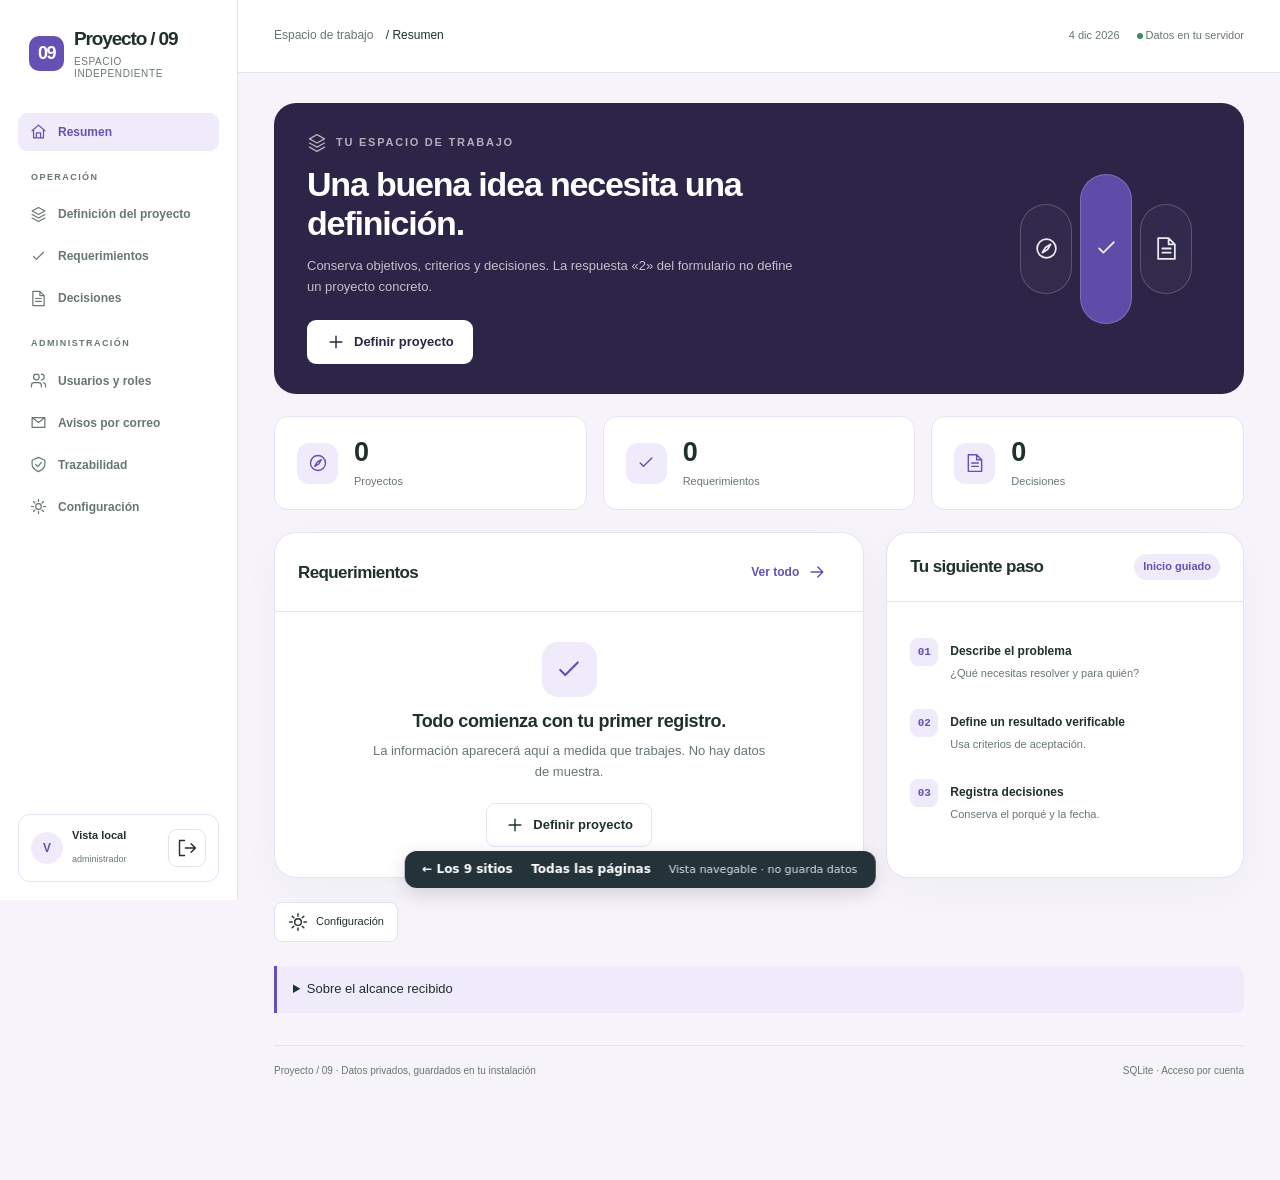
<file: 09_DANIEL_PROYECTO/index.html>
<!DOCTYPE html>

<html lang="es"><head><script>window.R88_OFFLINE={"site": "09_DANIEL_PROYECTO", "route": "/", "prefix": "./", "routes": {"/": "index.html", "/acceso/": "acceso/index.html", "/panel/": "panel/index.html", "/panel/auditoria/": "panel/auditoria/index.html", "/panel/configuracion/": "panel/configuracion/index.html", "/panel/correos/": "panel/correos/index.html", "/panel/decisiones/": "panel/decisiones/index.html", "/panel/proyectos/": "panel/proyectos/index.html", "/panel/requerimientos/": "panel/requerimientos/index.html", "/panel/usuarios/": "panel/usuarios/index.html", "/mapa/": "mapa/index.html"}, "panel": "/panel/", "gallery": "ABRIR_SITIOS.html"};</script><script src="_local/lecturas.js"></script><script src="_local/navegacion.js"></script><meta charset="utf-8"/><meta content="width=device-width,initial-scale=1" name="viewport"/><title>Resumen · Proyecto / 09</title><meta content="Define el objetivo, registra requisitos y conserva decisiones de tu proyecto." name="description"/><meta content="noindex,nofollow" name="robots"/><meta content="#2d2547" name="theme-color"/><meta content="Resumen · Proyecto / 09" property="og:title"/><meta content="Define el objetivo, registra requisitos y conserva decisiones de tu proyecto." property="og:description"/><meta content="website" property="og:type"/><meta content="es_ES" property="og:locale"/><link href="assets/favicon.svg" rel="icon" type="image/svg+xml"/><link href="assets/style.css" rel="stylesheet"/><link href="assets/theme.css" rel="stylesheet"/><script defer="" src="assets/config.js"></script><script defer="" src="assets/app.js"></script><link href="_local/navegacion.css" rel="stylesheet"/></head><body class="theme-daniel app" data-module="" data-page="dashboard"><a class="skip" href="#content">Saltar al contenido</a><div class="drawer-backdrop"></div><aside class="sidebar"><a class="brand" data-r88-route="/" href="index.html"><span class="brand-mark">09</span><span data-brand="">Proyecto / 09<small>ESPACIO INDEPENDIENTE</small></span></a><nav aria-label="Módulos"><a aria-current="page" class="nav-link active" data-r88-route="/panel/" href="panel/index.html"><svg aria-hidden="true" class="icon" viewbox="0 0 24 24"><path d="M3 11l9-8 9 8M5 10v11h14V10M9 21v-7h6v7"></path></svg><span>Resumen</span></a><div class="nav-group">OPERACIÓN</div><a class="nav-link" data-r88-route="/panel/proyectos/" href="panel/proyectos/index.html"><svg aria-hidden="true" class="icon" viewbox="0 0 24 24"><path d="M3 7l9-5 9 5-9 5-9-5m0 5l9 5 9-5m-18 5l9 5 9-5"></path></svg><span>Definición del proyecto</span></a><a class="nav-link" data-r88-route="/panel/requerimientos/" href="panel/requerimientos/index.html"><svg aria-hidden="true" class="icon" viewbox="0 0 24 24"><path d="M5 12l4 4L19 6"></path></svg><span>Requerimientos</span></a><a class="nav-link" data-r88-route="/panel/decisiones/" href="panel/decisiones/index.html"><svg aria-hidden="true" class="icon" viewbox="0 0 24 24"><path d="M4 2h10l6 6v14H4V2zM14 2v6h6M8 12h8M8 16h8"></path></svg><span>Decisiones</span></a><div class="nav-group">ADMINISTRACIÓN</div><a class="nav-link" data-admin-only="" data-r88-route="/panel/usuarios/" href="panel/usuarios/index.html"><svg aria-hidden="true" class="icon" viewbox="0 0 24 24"><path d="M16 21v-2a4 4 0 0 0-4-4H6a4 4 0 0 0-4 4v2M16 3a4 4 0 0 1 0 8M22 21v-2a4 4 0 0 0-3-3.9M13 7a4 4 0 1 1-8 0 4 4 0 0 1 8 0"></path></svg><span>Usuarios y roles</span></a><a class="nav-link" data-admin-only="" data-r88-route="/panel/correos/" href="panel/correos/index.html"><svg aria-hidden="true" class="icon" viewbox="0 0 24 24"><path d="M3 5h18v14H3zM3 5l9 7 9-7"></path></svg><span>Avisos por correo</span></a><a class="nav-link" data-admin-only="" data-r88-route="/panel/auditoria/" href="panel/auditoria/index.html"><svg aria-hidden="true" class="icon" viewbox="0 0 24 24"><path d="M12 2l9 4v6c0 6-9 10-9 10S3 18 3 12V6l9-4zM8 12l3 3 5-6"></path></svg><span>Trazabilidad</span></a><a class="nav-link" data-admin-only="" data-r88-route="/panel/configuracion/" href="panel/configuracion/index.html"><svg aria-hidden="true" class="icon" viewbox="0 0 24 24"><path d="M12 8a4 4 0 1 0 0 8 4 4 0 1 0 0-8M12 2v3M12 19v3M2 12h3M19 12h3M5 5l2 2M17 17l2 2M5 19l2-2M17 7l2-2"></path></svg><span>Configuración</span></a></nav><div class="side-foot"><div class="account-card"><span class="avatar" data-user-initial="">·</span><div class="account-text"><strong data-user-name="">Tu cuenta</strong><small data-user-role="">Acceso privado</small></div><button aria-label="Cerrar sesión" class="icon-btn" data-action="logout"><svg aria-hidden="true" class="icon" viewbox="0 0 24 24"><path d="M9 3H3v18h6M10 12h12M17 7l5 5-5 5"></path></svg></button></div></div></aside><div class="app-wrap"><header class="topbar"><div class="row"><button aria-expanded="false" aria-label="Abrir navegación" class="icon-btn mobile-menu" data-menu=""><svg aria-hidden="true" class="icon" viewbox="0 0 24 24"><path d="M3 6h18M3 12h18M3 18h18"></path></svg></button><div class="breadcrumb">Espacio de trabajo <span>/ Resumen</span></div></div><div class="topbar-right"><time data-today=""></time><span class="desktop-only"><span class="status-dot"></span> Datos en tu servidor</span></div></header><main class="workspace"><div id="content"><div class="loading"><span class="spinner"></span><p>Cargando tu espacio de trabajo…</p></div></div><footer class="app-footer"><span>Proyecto / 09 · Datos privados, guardados en tu instalación</span><span>SQLite · Acceso por cuenta</span></footer></main></div><noscript><div class="connection-banner">Activa JavaScript para utilizar los formularios.</div></noscript></body></html>
</file>
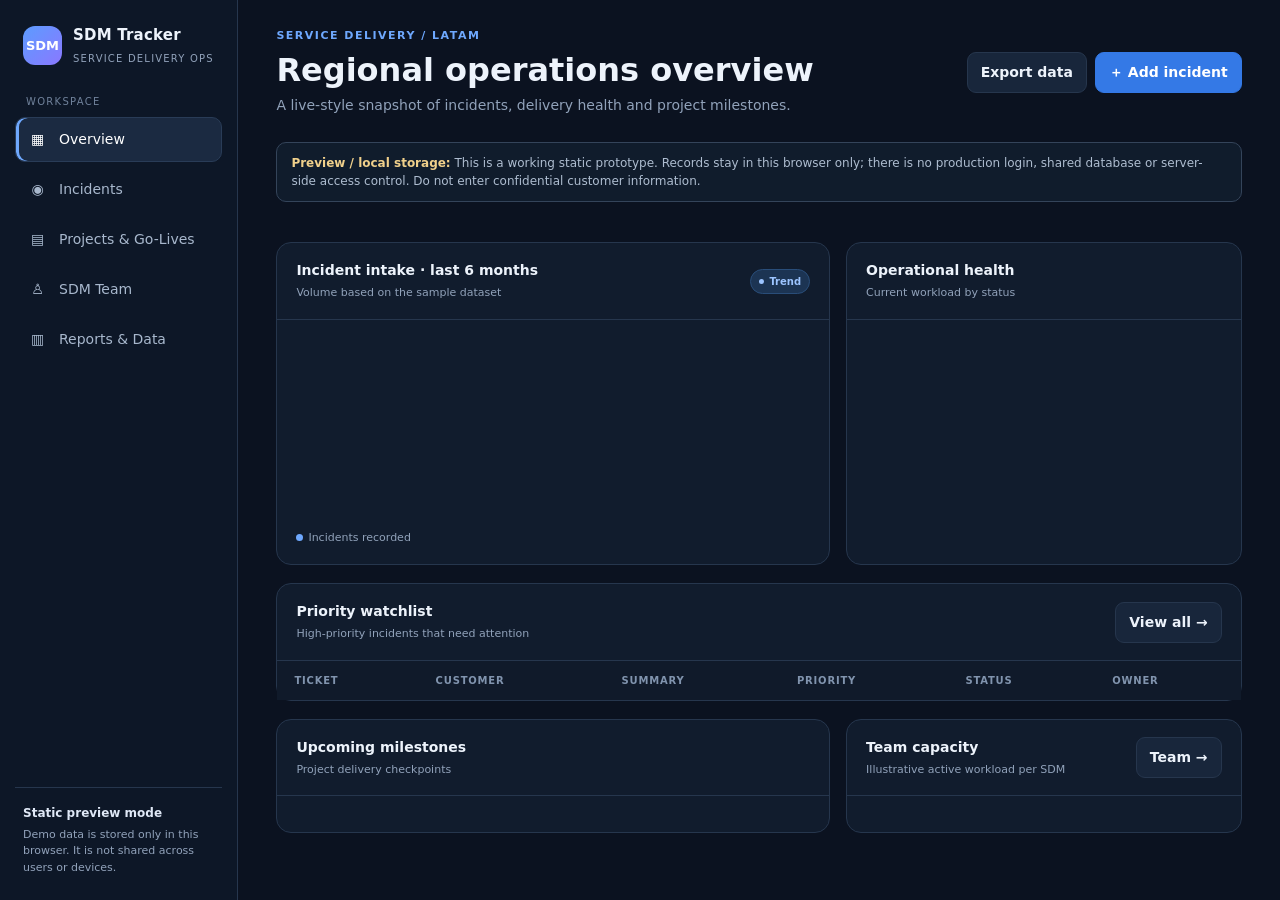
<file: netlify-app/index.html>
<!doctype html>
<html lang="es">
<head>
<meta charset="utf-8">
<meta name="viewport" content="width=device-width,initial-scale=1">
<meta name="robots" content="noindex,nofollow">
<meta name="theme-color" content="#101827">
<title>SDM Tracker | Service Delivery Operations</title>
<style>
:root{color-scheme:dark;--bg:#0b1220;--panel:#111c2d;--panel2:#172438;--line:#26364d;--text:#edf3fb;--muted:#91a2ba;--blue:#6ea8fe;--green:#57d6a0;--amber:#f3c66d;--red:#ff8585;--radius:15px}
*{box-sizing:border-box}body{margin:0;background:var(--bg);color:var(--text);font:14px/1.5 Inter,ui-sans-serif,system-ui,-apple-system,Segoe UI,sans-serif}button,input,select,textarea{font:inherit}button{cursor:pointer}.layout{min-height:100vh;display:grid;grid-template-columns:238px 1fr}.side{background:#0d1727;border-right:1px solid var(--line);padding:24px 15px;display:flex;flex-direction:column;gap:26px}.brand{display:flex;gap:11px;align-items:center;padding:0 8px}.logo{width:39px;height:39px;display:grid;place-items:center;border-radius:12px;background:linear-gradient(135deg,#5c9cff,#8a78ff);font-weight:900;color:white;font-size:13px}.brand strong{display:block;font-size:15px;letter-spacing:.2px}.brand small{color:var(--muted);font-size:10px;letter-spacing:1.2px}.navlabel{font-size:10px;letter-spacing:1.3px;color:#70829b;padding:0 11px;margin-bottom:8px}.nav{display:grid;gap:5px}.nav button{display:flex;align-items:center;gap:12px;border:1px solid transparent;background:transparent;color:#a8b8cd;text-align:left;padding:11px 12px;border-radius:10px}.nav button.active,.nav button:hover{background:#1b2a41;color:#fff;border-color:#293c57}.nav button.active{box-shadow:inset 3px 0 var(--blue)}.nav .ico{width:19px;text-align:center}.sidefoot{margin-top:auto;border-top:1px solid var(--line);padding:16px 8px 0;color:var(--muted);font-size:11px}.sidefoot b{display:block;color:#dfe8f6;font-size:12px;margin-bottom:5px}.main{min-width:0;padding:28px clamp(16px,3vw,42px) 38px}.top{display:flex;align-items:center;justify-content:space-between;gap:16px;margin-bottom:26px}.eyebrow{font-size:11px;color:var(--blue);font-weight:700;letter-spacing:1.5px;text-transform:uppercase}.top h1{font-size:clamp(24px,3vw,32px);line-height:1.15;margin:7px 0}.sub{color:var(--muted);margin:0}.actions{display:flex;gap:8px;flex-wrap:wrap}.btn{border:1px solid var(--line);background:#18263b;color:var(--text);padding:9px 13px;border-radius:9px;font-weight:650}.btn:hover{filter:brightness(1.12)}.btn.primary{background:#3479e6;border-color:#3479e6;color:#fff}.btn.ghost{background:transparent}.btn.danger{color:var(--red)}.notice{padding:11px 14px;border:1px solid #34445a;border-radius:10px;background:#101c2c;color:#aebdd0;margin-bottom:20px;font-size:12px}.notice strong{color:#f0d08b}.stats{display:grid;grid-template-columns:repeat(4,minmax(0,1fr));gap:14px;margin-bottom:20px}.stat,.panel{border:1px solid var(--line);background:var(--panel);border-radius:var(--radius)}.stat{padding:17px 18px}.stathead{display:flex;align-items:center;justify-content:space-between;color:var(--muted);font-size:12px}.staticon{width:31px;height:31px;border-radius:9px;display:grid;place-items:center;background:#1d304b;color:var(--blue)}.statnum{font-size:29px;font-weight:750;letter-spacing:-1px;margin:10px 0 1px}.statfoot{font-size:11px;color:var(--muted)}.statfoot .positive{color:var(--green)}.grid2{display:grid;grid-template-columns:minmax(0,1.4fr) minmax(280px,1fr);gap:16px;margin-bottom:18px}.panelhead{display:flex;justify-content:space-between;align-items:center;gap:12px;padding:17px 19px;border-bottom:1px solid var(--line)}.panelhead h2{font-size:14px;margin:0}.panelhead p{font-size:11px;color:var(--muted);margin:4px 0 0}.panelbody{padding:18px 19px}.chart{height:180px;display:flex;align-items:end;gap:12px;padding:10px 4px 0}.barcol{flex:1;height:100%;display:flex;flex-direction:column;align-items:center;justify-content:end;gap:8px;min-width:0}.bar{width:min(33px,75%);min-height:3px;border-radius:6px 6px 2px 2px;background:linear-gradient(180deg,#73adff,#3d6fd5);position:relative}.barlabel{font-size:10px;color:var(--muted)}.barvalue{font-size:10px;color:#dce7f6}.legend{display:flex;gap:15px;color:var(--muted);font-size:11px;margin-top:12px}.dot{display:inline-block;width:7px;height:7px;border-radius:50%;margin-right:5px;background:var(--blue)}.healthlist{display:grid;gap:17px}.healthrow{display:grid;grid-template-columns:1fr auto;gap:8px}.healthrow span{font-size:12px}.healthrow .value{color:#dce6f5;font-weight:700}.track{height:6px;background:#25344a;border-radius:99px;grid-column:1/-1;overflow:hidden}.fill{height:100%;border-radius:99px;background:var(--green)}.fill.warn{background:var(--amber)}.fill.bad{background:var(--red)}.tablepanel{margin-top:18px}.tabletools{display:flex;gap:8px;flex-wrap:wrap}.field{background:#0d1727;color:var(--text);border:1px solid var(--line);border-radius:9px;padding:9px 11px;min-width:0}.field::placeholder{color:#7588a2}select.field{max-width:170px}.tablewrap{overflow:auto}table{width:100%;border-collapse:collapse;white-space:nowrap}th{text-align:left;font-size:10px;text-transform:uppercase;letter-spacing:.8px;color:#8194ae;font-weight:700;padding:12px 17px;background:#101a2a}td{padding:14px 17px;border-top:1px solid #223147;color:#d8e3f1;font-size:12px}tbody tr:hover{background:#16243a}.muted{color:var(--muted)}.pill{display:inline-flex;align-items:center;gap:5px;border:1px solid transparent;border-radius:99px;padding:4px 8px;font-size:10px;font-weight:700}.pill:before{content:'';width:5px;height:5px;border-radius:50%;background:currentColor}.p-high,.p-critical{color:#ff9999;background:#4a252e;border-color:#63303b}.p-medium,.p-progress{color:#f1cc78;background:#453922;border-color:#604b2a}.p-low,.p-closed,.p-resolved{color:#7ce0b5;background:#173d35;border-color:#225a4a}.p-open,.p-pending{color:#9cc4ff;background:#1c3453;border-color:#294d79}.empty{padding:34px;text-align:center;color:var(--muted)}.page{display:none}.page.active{display:block}.split{display:grid;grid-template-columns:1fr 1fr;gap:16px}.list{display:grid;gap:0}.listitem{padding:14px 0;border-bottom:1px solid var(--line);display:flex;justify-content:space-between;gap:14px}.listitem:last-child{border-bottom:0}.listitem strong{display:block;font-size:12px}.listitem small{color:var(--muted)}.member{display:flex;align-items:center;gap:10px}.avatar{width:33px;height:33px;display:grid;place-items:center;background:#263b59;border-radius:10px;color:#c5dcff;font-weight:800}.modalback{position:fixed;inset:0;background:#050b14d9;display:none;align-items:center;justify-content:center;padding:18px;z-index:5}.modalback.open{display:flex}.modal{width:min(600px,100%);max-height:90vh;overflow:auto;background:var(--panel);border:1px solid #34455d;border-radius:16px;box-shadow:0 30px 90px #0009}.modalhead{padding:19px 22px;border-bottom:1px solid var(--line);display:flex;justify-content:space-between;align-items:center}.modalhead h2{margin:0;font-size:17px}.modalbody{padding:20px 22px}.formgrid{display:grid;grid-template-columns:1fr 1fr;gap:14px}.formrow{display:grid;gap:6px}.formrow.full{grid-column:1/-1}.formrow label{font-size:11px;color:#aebed2;font-weight:650}.formrow textarea{resize:vertical;min-height:78px}.modalfoot{display:flex;justify-content:flex-end;gap:8px;margin-top:18px}.smallbtn{border:0;background:transparent;color:var(--blue);padding:4px}.toast{position:fixed;bottom:22px;right:22px;background:#19382f;border:1px solid #28674f;color:#b6f2d6;padding:12px 16px;border-radius:10px;z-index:10;box-shadow:0 12px 32px #0006}.menuToggle{display:none}
@media(max-width:1050px){.layout{grid-template-columns:205px 1fr}.stats{grid-template-columns:repeat(2,minmax(0,1fr))}.grid2{grid-template-columns:1fr}}
@media(max-width:700px){.layout{display:block}.side{display:none}.main{padding:20px 14px 30px}.top{align-items:flex-start}.menuToggle{display:inline-block}.top h1{font-size:24px}.stats{gap:9px}.stat{padding:13px}.statnum{font-size:25px}.split{grid-template-columns:1fr}.formgrid{grid-template-columns:1fr}.formrow.full{grid-column:auto}.topright{display:flex;gap:8px;align-items:center}.actions .btn{padding:8px 9px}.hideMobile{display:none}}
</style>
</head>
<body>
<div class="layout">
<aside class="side">
 <div class="brand"><div class="logo">SDM</div><div><strong>SDM Tracker</strong><small>SERVICE DELIVERY OPS</small></div></div>
 <div><div class="navlabel">WORKSPACE</div><nav class="nav" id="nav">
 <button class="active" data-page="overview"><span class="ico">▦</span>Overview</button>
 <button data-page="incidents"><span class="ico">◉</span>Incidents</button>
 <button data-page="projects"><span class="ico">▤</span>Projects & Go-Lives</button>
 <button data-page="team"><span class="ico">♙</span>SDM Team</button>
 <button data-page="reports"><span class="ico">▥</span>Reports & Data</button>
 </nav></div>
 <div class="sidefoot"><b>Static preview mode</b>Demo data is stored only in this browser. It is not shared across users or devices.</div>
</aside>
<main class="main">
<header class="top">
 <div><div class="eyebrow" id="sectionLabel">SERVICE DELIVERY / LATAM</div><h1 id="pageTitle">Regional operations overview</h1><p class="sub" id="pageSub">A live-style snapshot of incidents, delivery health and project milestones.</p></div>
 <div class="topright actions"><button class="btn ghost menuToggle" id="mobileMenu">☰</button><button class="btn" id="exportBtn">Export data</button><button class="btn primary" id="addBtn">＋ Add incident</button></div>
</header>
<div class="notice"><strong>Preview / local storage:</strong> This is a working static prototype. Records stay in this browser only; there is no production login, shared database or server-side access control. Do not enter confidential customer information.</div>
<section class="page active" id="page-overview">
 <div class="stats" id="stats"></div>
 <div class="grid2">
  <section class="panel"><div class="panelhead"><div><h2>Incident intake · last 6 months</h2><p>Volume based on the sample dataset</p></div><span class="pill p-open">Trend</span></div><div class="panelbody"><div class="chart" id="chart"></div><div class="legend"><span><i class="dot"></i>Incidents recorded</span><span id="chartTotal"></span></div></div></section>
  <section class="panel"><div class="panelhead"><div><h2>Operational health</h2><p>Current workload by status</p></div></div><div class="panelbody"><div class="healthlist" id="health"></div></div></section>
 </div>
 <section class="panel"><div class="panelhead"><div><h2>Priority watchlist</h2><p>High-priority incidents that need attention</p></div><button class="btn" data-goto="incidents">View all →</button></div><div class="tablewrap"><table><thead><tr><th>Ticket</th><th>Customer</th><th>Summary</th><th>Priority</th><th>Status</th><th>Owner</th></tr></thead><tbody id="priorityRows"></tbody></table></div></section>
 <div class="grid2 tablepanel"><section class="panel"><div class="panelhead"><div><h2>Upcoming milestones</h2><p>Project delivery checkpoints</p></div></div><div class="panelbody list" id="milestones"></div></section><section class="panel"><div class="panelhead"><div><h2>Team capacity</h2><p>Illustrative active workload per SDM</p></div><button class="btn" data-goto="team">Team →</button></div><div class="panelbody healthlist" id="capacity"></div></section></div>
</section>
<section class="page" id="page-incidents">
 <section class="panel"><div class="panelhead"><div><h2>Incident register</h2><p>Search, filter and update sample service incidents</p></div><div class="tabletools"><input class="field" id="incidentSearch" placeholder="Search tickets, customers…"><select class="field" id="priorityFilter"><option value="">All priorities</option><option>Critical</option><option>High</option><option>Medium</option><option>Low</option></select><select class="field" id="statusFilter"><option value="">All statuses</option><option>Open</option><option>In Progress</option><option>Pending</option><option>Resolved</option><option>Closed</option></select></div></div><div class="tablewrap"><table><thead><tr><th>Ticket</th><th>Customer</th><th>Summary</th><th>Priority</th><th>Status</th><th>Owner</th><th>Age</th><th>Action</th></tr></thead><tbody id="incidentRows"></tbody></table></div></section>
</section>
<section class="page" id="page-projects">
 <section class="panel"><div class="panelhead"><div><h2>Projects & Go-Lives</h2><p>Delivery checkpoints, readiness and accountable SDM</p></div><button class="btn primary" id="addProjectBtn">＋ Add project</button></div><div class="tablewrap"><table><thead><tr><th>Project</th><th>Customer</th><th>Milestone</th><th>Target date</th><th>Health</th><th>SDM</th></tr></thead><tbody id="projectRows"></tbody></table></div></section>
</section>
<section class="page" id="page-team">
 <section class="panel"><div class="panelhead"><div><h2>Regional SDM team</h2><p>Workload overview for service delivery managers</p></div><button class="btn primary" id="addSdmBtn">＋ Add SDM</button></div><div class="tablewrap"><table><thead><tr><th>SDM</th><th>Region</th><th>Active incidents</th><th>Projects</th><th>Capacity</th></tr></thead><tbody id="teamRows"></tbody></table></div></section>
</section>
<section class="page" id="page-reports">
 <div class="split"><section class="panel"><div class="panelhead"><div><h2>Data management</h2><p>Export a backup or import a previously exported JSON file</p></div></div><div class="panelbody"><p class="sub">Keep a local backup of this browser's prototype data. Imported JSON replaces the current local dataset.</p><div class="actions" style="margin-top:16px"><button class="btn primary" id="jsonExport">Download JSON backup</button><label class="btn" for="jsonImport" style="display:inline-flex;align-items:center">Import JSON</label><input id="jsonImport" type="file" accept="application/json,.json" hidden></div><p class="sub" style="margin-top:15px;font-size:11px">CSV export is available from the top-right button.</p></div></section><section class="panel"><div class="panelhead"><div><h2>Environment status</h2><p>Deployment readiness snapshot</p></div></div><div class="panelbody healthlist"><div class="healthrow"><span>Static hosting</span><span class="value" style="color:var(--green)">Ready</span><div class="track"><div class="fill" style="width:100%"></div></div></div><div class="healthrow"><span>Local browser persistence</span><span class="value" style="color:var(--green)">Enabled</span><div class="track"><div class="fill" style="width:100%"></div></div></div><div class="healthrow"><span>Shared database / API</span><span class="value" style="color:var(--amber)">Not connected</span><div class="track"><div class="fill warn" style="width:20%"></div></div></div><div class="healthrow"><span>Production authentication</span><span class="value" style="color:var(--amber)">Not configured</span><div class="track"><div class="fill warn" style="width:10%"></div></div></div></div></section></div>
</section>
</main>
</div>
<div class="modalback" id="modalBack" role="dialog" aria-modal="true" aria-labelledby="modalTitle"><div class="modal"><div class="modalhead"><h2 id="modalTitle">Add incident</h2><button class="btn" id="modalClose" aria-label="Close">✕</button></div><div class="modalbody"><form id="recordForm"><div class="formgrid" id="formFields"></div><div class="modalfoot"><button type="button" class="btn" id="cancelForm">Cancel</button><button type="submit" class="btn primary">Save record</button></div></form></div></div></div>
<div id="toast" class="toast" hidden></div>
<script>
'use strict';
const KEY='sdm-tracker-preview-v1';
const seed={
 incidents:[
 {id:'INC-1042',customer:'BCP Peru',summary:'R25 upgrade — UAT environment instability',priority:'Critical',status:'In Progress',owner:'R. Bernard',age:9,created:'2026-10-13'},
 {id:'INC-1038',customer:'Prival',summary:'Overnight file reconciliation requires review',priority:'High',status:'Pending',owner:'H. Scott',age:6,created:'2026-10-16'},
 {id:'INC-1034',customer:'QIK',summary:'Close of Business duration above target',priority:'High',status:'In Progress',owner:'D. Alvarez',age:5,created:'2026-10-17'},
 {id:'INC-1029',customer:'Global Bank',summary:'Infinity authentication integration',priority:'Medium',status:'Open',owner:'M. Rojas',age:3,created:'2026-10-19'},
 {id:'INC-1021',customer:'BCP Panama',summary:'TAP DR validation follow-up',priority:'Medium',status:'Resolved',owner:'R. Bernard',age:2,created:'2026-10-20'},
 {id:'INC-1015',customer:'ANSA',summary:'Monthly service report discrepancy',priority:'Low',status:'Closed',owner:'D. Alvarez',age:1,created:'2026-10-21'},
 {id:'INC-1012',customer:'Prival',summary:'Runbook evidence and checklist alignment',priority:'High',status:'Open',owner:'H. Scott',age:4,created:'2026-10-18'}
 ],
 projects:[
 {name:'BCP R25 Upgrade',customer:'BCP Peru',milestone:'UAT exit review',date:'2026-11-02',health:'At Risk',sdm:'R. Bernard'},
 {name:'QIK R25 Foundation',customer:'QIK',milestone:'Operational Readiness Board',date:'2026-10-29',health:'At Risk',sdm:'D. Alvarez'},
 {name:'Global Bank Infinity',customer:'Global Bank',milestone:'Authentication remediation',date:'2026-11-06',health:'On Track',sdm:'M. Rojas'},
 {name:'Prival Operations',customer:'Prival',milestone:'Reconciliation validation',date:'2026-10-27',health:'On Track',sdm:'H. Scott'},
 {name:'ANSA Service Review',customer:'ANSA',milestone:'Monthly service review',date:'2026-11-10',health:'On Track',sdm:'J. Vargas'}
 ],
 team:[
 {name:'H. Scott',region:'LATAM',projects:4,capacity:78},
 {name:'R. Bernard',region:'LATAM',projects:5,capacity:91},
 {name:'D. Alvarez',region:'LATAM',projects:3,capacity:67},
 {name:'M. Rojas',region:'LATAM',projects:4,capacity:72},
 {name:'J. Vargas',region:'LATAM',projects:3,capacity:61},
 {name:'C. Méndez',region:'LATAM',projects:4,capacity:83}
 ]};
let db;
try{db=JSON.parse(localStorage.getItem(KEY))||structuredClone(seed)}catch{db=structuredClone(seed)}
const $=s=>document.querySelector(s), $$=s=>[...document.querySelectorAll(s)];
const safe=s=>String(s??'').replace(/[&<>"']/g,c=>({'&':'&amp;','<':'&lt;','>':'&gt;','"':'&quot;',"'":'&#39;'}[c]));
function save(){localStorage.setItem(KEY,JSON.stringify(db));render();toast('Changes saved in this browser.')}
function toast(s){const t=$('#toast');t.textContent=s;t.hidden=false;setTimeout(()=>t.hidden=true,2800)}
function pill(s){let c=({'Critical':'critical','High':'high','Medium':'medium','Low':'low','Open':'open','In Progress':'progress','Pending':'pending','Resolved':'resolved','Closed':'closed','At Risk':'high','On Track':'closed','Delayed':'critical'})[s]||'open';return '<span class="pill p-'+c+'">'+safe(s)+'</span>'}
function renderStats(){let open=db.incidents.filter(x=>!['Resolved','Closed'].includes(x.status)).length,high=db.incidents.filter(x=>['Critical','High'].includes(x.priority)&&!['Resolved','Closed'].includes(x.status)).length,projects=db.projects.length,atrisk=db.projects.filter(x=>x.health!=='On Track').length;const items=[['Open incidents',open,'◉','Active service tickets'],['High priority',high,'!','Critical or high severity'],['Active projects',projects,'▤','Delivery workstreams'],['Projects at risk',atrisk,'△','Need active mitigation']];$('#stats').innerHTML=items.map(x=>'<div class="stat"><div class="stathead">'+x[0]+'<span class="staticon">'+x[2]+'</span></div><div class="statnum">'+x[1]+'</div><div class="statfoot">'+x[3]+'</div></div>').join('')}
function renderChart(){let months=['May','Jun','Jul','Aug','Sep','Oct'];let vals=months.map((m,i)=>db.incidents.filter(x=>{let d=new Date((x.created||'2026-10-01')+'T12:00:00');return d.getMonth()===i+4}).length);if(vals.every(x=>!x))vals=[4,6,5,8,7,db.incidents.length];let max=Math.max(...vals,1);$('#chart').innerHTML=vals.map((v,i)=>'<div class="barcol"><span class="barvalue">'+v+'</span><div class="bar" style="height:'+Math.max(5,v/max*75)+'%"></div><span class="barlabel">'+months[i]+'</span></div>').join('');$('#chartTotal').textContent=db.incidents.length+' records total'}
function renderHealth(){let total=db.incidents.length||1;let statuses=['Open','In Progress','Pending','Resolved','Closed'];$('#health').innerHTML=statuses.map((s,i)=>{let n=db.incidents.filter(x=>x.status===s).length;return '<div class="healthrow"><span>'+s+'</span><span class="value">'+n+' · '+Math.round(n/total*100)+'%</span><div class="track"><div class="fill '+(i===0?'warn':'')+'" style="width:'+n/total*100+'%"></div></div></div>'}).join('')}
function renderPriority(){let xs=db.incidents.filter(x=>['Critical','High'].includes(x.priority)&&!['Resolved','Closed'].includes(x.status)).slice(0,5);$('#priorityRows').innerHTML=xs.length?xs.map(x=>'<tr><td><b>'+safe(x.id)+'</b></td><td>'+safe(x.customer)+'</td><td>'+safe(x.summary)+'</td><td>'+pill(x.priority)+'</td><td>'+pill(x.status)+'</td><td>'+safe(x.owner)+'</td></tr>').join():'<tr><td colspan="6" class="empty">No high-priority incidents in the current dataset.</td></tr>'}
function renderMilestones(){$('#milestones').innerHTML=db.projects.slice().sort((a,b)=>a.date.localeCompare(b.date)).slice(0,5).map(p=>'<div class="listitem"><div><strong>'+safe(p.name)+'</strong><small>'+safe(p.milestone)+' · '+safe(p.customer)+'</small></div><div style="text-align:right">'+pill(p.health)+'<small style="display:block;margin-top:5px">'+safe(p.date)+'</small></div></div>').join('')||'<div class="empty">No projects yet.</div>'}
function renderCapacity(){$('#capacity').innerHTML=db.team.slice().sort((a,b)=>b.capacity-a.capacity).slice(0,5).map(p=>'<div class="healthrow"><span>'+safe(p.name)+' <span class="muted">· '+p.projects+' projects</span></span><span class="value">'+p.capacity+'%</span><div class="track"><div class="fill '+(p.capacity>85?'bad':p.capacity>75?'warn':'')+'" style="width:'+Math.min(100,p.capacity)+'%"></div></div></div>').join('')||'<div class="empty">No SDMs yet.</div>'}
function renderIncidents(){let q=($('#incidentSearch')?.value||'').toLowerCase(),pr=$('#priorityFilter')?.value||'',st=$('#statusFilter')?.value||'';let xs=db.incidents.filter(x=>(!q||JSON.stringify(x).toLowerCase().includes(q))&&(!pr||x.priority===pr)&&(!st||x.status===st));$('#incidentRows').innerHTML=xs.length?xs.map(x=>'<tr><td><b>'+safe(x.id)+'</b></td><td>'+safe(x.customer)+'</td><td>'+safe(x.summary)+'</td><td>'+pill(x.priority)+'</td><td>'+pill(x.status)+'</td><td>'+safe(x.owner)+'</td><td>'+safe(x.age)+' d</td><td><button class="smallbtn" data-edit="'+safe(x.id)+'">Update</button></td></tr>').join(''):'<tr><td colspan="8" class="empty">No matching incidents.</td></tr>'}
function renderProjects(){$('#projectRows').innerHTML=db.projects.map((p,i)=>'<tr><td><b>'+safe(p.name)+'</b></td><td>'+safe(p.customer)+'</td><td>'+safe(p.milestone)+'</td><td>'+safe(p.date)+'</td><td>'+pill(p.health)+'</td><td>'+safe(p.sdm)+'</td></tr>').join('')||'<tr><td colspan="6" class="empty">No projects recorded.</td></tr>'}
function renderTeam(){$('#teamRows').innerHTML=db.team.map(p=>'<tr><td><div class="member"><div class="avatar">'+safe(p.name.split(' ').map(s=>s[0]).join('').slice(0,2))+'</div><b>'+safe(p.name)+'</b></div></td><td>'+safe(p.region)+'</td><td>'+db.incidents.filter(x=>x.owner===p.name&&!['Resolved','Closed'].includes(x.status)).length+'</td><td>'+p.projects+'</td><td><div style="min-width:100px"><b>'+p.capacity+'%</b><div class="track" style="margin-top:6px"><div class="fill '+(p.capacity>85?'bad':p.capacity>75?'warn':'')+'" style="width:'+Math.min(100,p.capacity)+'%"></div></div></div></td></tr>').join('')||'<tr><td colspan="5" class="empty">No SDMs registered.</td></tr>'}
function render(){renderStats();renderChart();renderHealth();renderPriority();renderMilestones();renderCapacity();renderIncidents();renderProjects();renderTeam()}
const pageInfo={overview:['SERVICE DELIVERY / LATAM','Regional operations overview','A snapshot of incidents, delivery health and project milestones.'],incidents:['OPERATIONS / INCIDENT MANAGEMENT','Incident register','Prioritize customer impact, ownership and resolution progress.'],projects:['DELIVERY / IMPLEMENTATION','Projects & Go-Lives','Track readiness, target dates and service delivery accountability.'],team:['PEOPLE / CAPACITY','SDM Team','Review regional workload and capacity indicators.'],reports:['GOVERNANCE / EXPORTS','Reports & Data','Back up the local prototype dataset and inspect deployment readiness.']};
function go(p){$$('.page').forEach(x=>x.classList.toggle('active',x.id==='page-'+p));$('#nav').querySelectorAll('button[data-page]').forEach(x=>x.classList.toggle('active',x.dataset.page===p));let [l,t,s]=pageInfo[p];$('#sectionLabel').textContent=l;$('#pageTitle').textContent=t;$('#pageSub').textContent=s;$('#addBtn').textContent=p==='projects'?'＋ Add project':p==='team'?'＋ Add SDM':'＋ Add incident';$('#addBtn').onclick=()=>openForm(p==='projects'?'project':p==='team'?'sdm':'incident')}
function openForm(type,record){let isEdit=!!record;$('#modalTitle').textContent=(isEdit?'Update ':'Add ')+(type==='incident'?'incident':type==='project'?'project':'SDM');let defs=type==='incident'?[['id','Ticket ID','text',record?.id||'INC-'+(1043+db.incidents.length)],['customer','Customer','text',record?.customer||''],['summary','Summary','text',record?.summary||''],['priority','Priority','select',record?.priority||'Medium',['Critical','High','Medium','Low']],['status','Status','select',record?.status||'Open',['Open','In Progress','Pending','Resolved','Closed']],['owner','SDM owner','text',record?.owner||''],['age','Age (days)','number',record?.age??0]]:type==='project'?[['name','Project name','text',''],['customer','Customer','text',''],['milestone','Next milestone','text',''],['date','Target date','date',new Date().toISOString().slice(0,10)],['health','Delivery health','select','On Track',['On Track','At Risk','Delayed']],['sdm','SDM owner','text','']]:[['name','SDM name','text',''],['region','Region','text','LATAM'],['projects','Active projects','number',0],['capacity','Capacity (%)','number',70]];
$('#formFields').innerHTML=defs.map(([k,label,kind,val,opts])=>'<div class="formrow '+(k==='summary'||k==='milestone'?'full':'')+'"><label for="f-'+k+'">'+label+'</label>'+(kind==='select'?'<select class="field" id="f-'+k+'" name="'+k+'">'+opts.map(o=>'<option '+(o===val?'selected':'')+'>'+o+'</option>').join('')+'</select>':'<input class="field" id="f-'+k+'" name="'+k+'" type="'+kind+'" value="'+safe(val)+'" '+(kind==='text'&&['id','customer','name'].includes(k)?'required':'')+' '+(k==='age'||k==='projects'||k==='capacity'?'min="0"':'')+' '+(k==='capacity'?'max="100"':'')+' '+(k==='summary'||k==='milestone'?'required':'')+'></div>').join('');
$('#recordForm').dataset.type=type;$('#recordForm').dataset.edit=record?.id||'';$('#modalBack').classList.add('open');setTimeout(()=>$('#formFields input')?.focus(),30)}
function openFormByIncident(id){let rec=db.incidents.find(x=>x.id===id);if(rec)openForm('incident',rec)}
function openForm(type,record){let isEdit=!!record;$('#modalTitle').textContent=(isEdit?'Update ':'Add ')+(type==='incident'?'incident':type==='project'?'project':'SDM');let defs=type==='incident'?[['id','Ticket ID','text',record?.id||'INC-'+(1043+db.incidents.length)],['customer','Customer','text',record?.customer||''],['summary','Summary','text',record?.summary||''],['priority','Priority','select',record?.priority||'Medium',['Critical','High','Medium','Low']],['status','Status','select',record?.status||'Open',['Open','In Progress','Pending','Resolved','Closed']],['owner','SDM owner','text',record?.owner||''],['age','Age (days)','number',record?.age??0]]:type==='project'?[['name','Project name','text',record?.name||''],['customer','Customer','text',record?.customer||''],['milestone','Next milestone','text',record?.milestone||''],['date','Target date','date',record?.date||new Date().toISOString().slice(0,10)],['health','Delivery health','select',record?.health||'On Track',['On Track','At Risk','Delayed']],['sdm','SDM owner','text',record?.sdm||'']]:[['name','SDM name','text',record?.name||''],['region','Region','text',record?.region||'LATAM'],['projects','Active projects','number',record?.projects??0],['capacity','Capacity (%)','number',record?.capacity??70]];
$('#formFields').innerHTML=defs.map(([k,label,kind,val,opts])=>'<div class="formrow '+(['summary','milestone'].includes(k)?'full':'')+'"><label for="f-'+k+'">'+label+'</label>'+(kind==='select'?'<select class="field" id="f-'+k+'" name="'+k+'">'+opts.map(o=>'<option '+(o===val?'selected':'')+'>'+o+'</option>').join('')+'</select>':'<input class="field" id="f-'+k+'" name="'+k+'" type="'+kind+'" value="'+safe(val)+'" '+(['id','customer','name'].includes(k)&&kind==='text'?'required':'')+' '+(['age','projects','capacity'].includes(k)?'min="0"':'')+' '+(k==='capacity'?'max="100"':'')+' '+(['summary','milestone'].includes(k)?'required':'')+'></div>').join('');
$('#recordForm').dataset.type=type;$('#recordForm').dataset.edit=record?(record.id||record.name):'';$('#modalBack').classList.add('open');setTimeout(()=>$('#formFields input')?.focus(),30)}
function closeModal(){$('#modalBack').classList.remove('open')}
function download(name,content,type='application/json'){let a=document.createElement('a');a.href=URL.createObjectURL(new Blob([content],{type}));a.download=name;a.click();URL.revokeObjectURL(a.href)}
function exportJSON(){download('sdm-tracker-backup.json',JSON.stringify(db,null,2))}
function exportCSV(){let rows=[['type','id','customer','summary','priority','status','owner','age_days'],...db.incidents.map(x=>['incident',x.id,x.customer,x.summary,x.priority,x.status,x.owner,x.age])];download('sdm-tracker-incidents.csv',rows.map(r=>r.map(x=>'"'+String(x??'').replace(/"/g,'""')+'"').join(',')).join('\r\n'),'text/csv;charset=utf-8')}
$('#nav').addEventListener('click',e=>{let b=e.target.closest('[data-page]');if(b)go(b.dataset.page)});
document.addEventListener('click',e=>{let b=e.target.closest('[data-goto]');if(b)go(b.dataset.goto);let edit=e.target.closest('[data-edit]');if(edit)openFormByIncident(edit.dataset.edit)});
$('#addBtn').onclick=()=>openForm('incident');$('#addProjectBtn').onclick=()=>openForm('project');$('#addSdmBtn').onclick=()=>openForm('sdm');
$('#modalClose').onclick=closeModal;$('#cancelForm').onclick=closeModal;$('#modalBack').addEventListener('click',e=>{if(e.target===$('#modalBack'))closeModal()});
$('#recordForm').addEventListener('submit',e=>{e.preventDefault();let type=e.currentTarget.dataset.type,old=e.currentTarget.dataset.edit;let d=Object.fromEntries(new FormData(e.currentTarget));if(type==='incident'){d.age=Number(d.age)||0;d.created=db.incidents.find(x=>x.id===old)?.created||new Date().toISOString().slice(0,10);let i=db.incidents.findIndex(x=>x.id===old);if(i>=0)db.incidents[i]=d;else db.incidents.unshift(d)}else if(type==='project'){let i=db.projects.findIndex(x=>x.name===old);if(i>=0)db.projects[i]=d;else db.projects.push(d)}else{d.projects=Number(d.projects)||0;d.capacity=Math.min(100,Number(d.capacity)||0);let i=db.team.findIndex(x=>x.name===old);if(i>=0)db.team[i]=d;else db.team.push(d)}closeModal();save()});
$('#incidentSearch').addEventListener('input',renderIncidents);$('#priorityFilter').addEventListener('change',renderIncidents);$('#statusFilter').addEventListener('change',renderIncidents);
$('#exportBtn').onclick=exportCSV;$('#jsonExport').onclick=exportJSON;
$('#jsonImport').addEventListener('change',async e=>{let f=e.target.files[0];if(!f)return;try{let v=JSON.parse(await f.text());if(!Array.isArray(v.incidents)||!Array.isArray(v.projects)||!Array.isArray(v.team))throw Error('Invalid SDM Tracker backup format');if(!confirm('Replace current local data with this backup?'))return;db=v;save()}catch(err){toast('Import failed: '+err.message)}finally{e.target.value=''}});
$('#mobileMenu').onclick=()=>{let p=$('#pageTitle').textContent;let keys=Object.keys(pageInfo),i=keys.findIndex(k=>pageInfo[k][1]===p);go(keys[(i+1)%keys.length])};
window.addEventListener('storage',()=>{try{db=JSON.parse(localStorage.getItem(KEY))||db;render()}catch{}});
render();
</script>
</body>
</html>
</file>
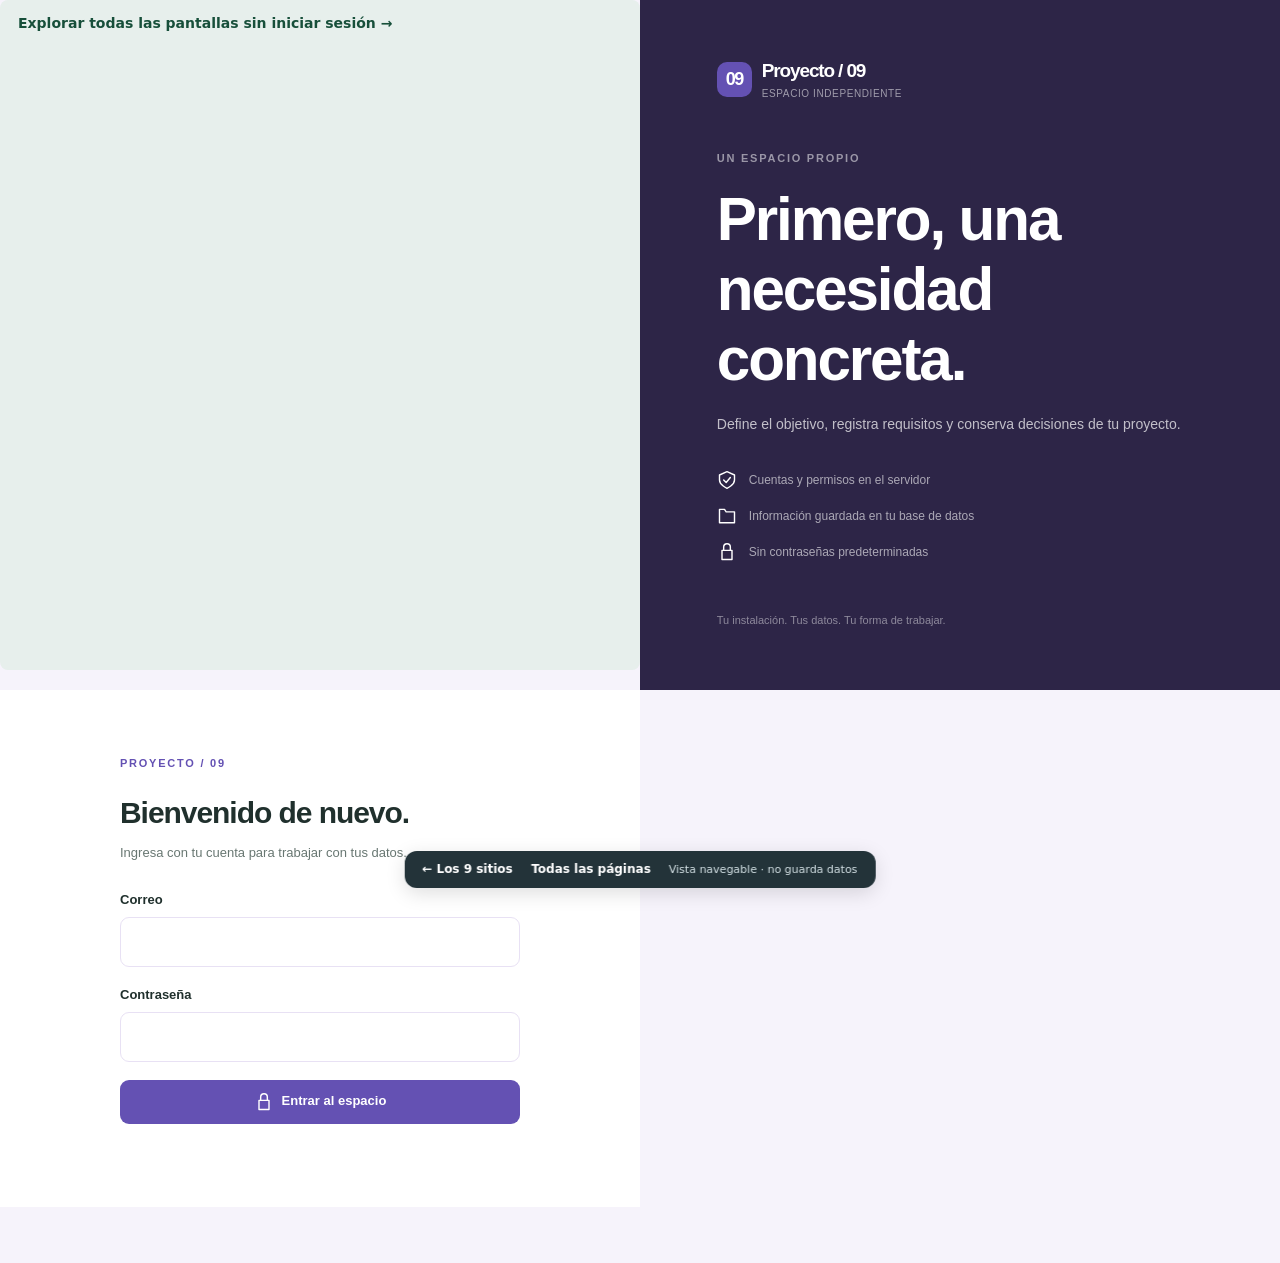
<file: 09_DANIEL_PROYECTO/acceso/index.html>
<!DOCTYPE html>

<html lang="es"><head><script>window.R88_OFFLINE={"site": "09_DANIEL_PROYECTO", "route": "/acceso/", "prefix": "../", "routes": {"/": "index.html", "/acceso/": "acceso/index.html", "/panel/": "panel/index.html", "/panel/auditoria/": "panel/auditoria/index.html", "/panel/configuracion/": "panel/configuracion/index.html", "/panel/correos/": "panel/correos/index.html", "/panel/decisiones/": "panel/decisiones/index.html", "/panel/proyectos/": "panel/proyectos/index.html", "/panel/requerimientos/": "panel/requerimientos/index.html", "/panel/usuarios/": "panel/usuarios/index.html", "/mapa/": "mapa/index.html"}, "panel": "/panel/", "gallery": "../ABRIR_SITIOS.html"};</script><script src="../_local/lecturas.js"></script><script src="../_local/navegacion.js"></script><meta charset="utf-8"/><meta content="width=device-width,initial-scale=1" name="viewport"/><title>Acceso privado · Proyecto / 09</title><meta content="Ingresa a tu espacio de trabajo." name="description"/><meta content="noindex,nofollow" name="robots"/><meta content="#2d2547" name="theme-color"/><meta content="Acceso privado · Proyecto / 09" property="og:title"/><meta content="Ingresa a tu espacio de trabajo." property="og:description"/><meta content="website" property="og:type"/><meta content="es_ES" property="og:locale"/><link href="../assets/favicon.svg" rel="icon" type="image/svg+xml"/><link href="../assets/style.css" rel="stylesheet"/><link href="../assets/theme.css" rel="stylesheet"/><script defer="" src="../assets/config.js"></script><script defer="" src="../assets/app.js"></script><link href="../_local/navegacion.css" rel="stylesheet"/></head><body class="theme-daniel" data-page="access"><main class="access"><section class="access-story"><a class="brand" data-r88-route="/" href="../index.html"><span class="brand-mark">09</span><span data-brand="">Proyecto / 09<small>ESPACIO INDEPENDIENTE</small></span></a><div><div class="eyebrow">Un espacio propio</div><h1>Primero, una necesidad concreta.</h1><p>Define el objetivo, registra requisitos y conserva decisiones de tu proyecto.</p><div class="mini-proof"><div class="row"><svg aria-hidden="true" class="icon" viewbox="0 0 24 24"><path d="M12 2l9 4v6c0 6-9 10-9 10S3 18 3 12V6l9-4zM8 12l3 3 5-6"></path></svg>Cuentas y permisos en el servidor</div><div class="row"><svg aria-hidden="true" class="icon" viewbox="0 0 24 24"><path d="M3 7V4h6l2 3h10v13H3V7z"></path></svg>Información guardada en tu base de datos</div><div class="row"><svg aria-hidden="true" class="icon" viewbox="0 0 24 24"><path d="M6 10h12v11H6zM8 10V6a4 4 0 0 1 8 0v4"></path></svg>Sin contraseñas predeterminadas</div></div></div><footer>Tu instalación. Tus datos. Tu forma de trabajar.</footer></section><section class="access-form-area"><div class="access-form"><div class="eyebrow">Proyecto / 09</div><h2 class="mt" id="access-title">Tu espacio te espera.</h2><p id="access-description">Consultando el estado de tu instalación…</p><form id="access-fields"><div class="loading"><span class="spinner"></span></div></form></div></section></main></body></html>
</file>
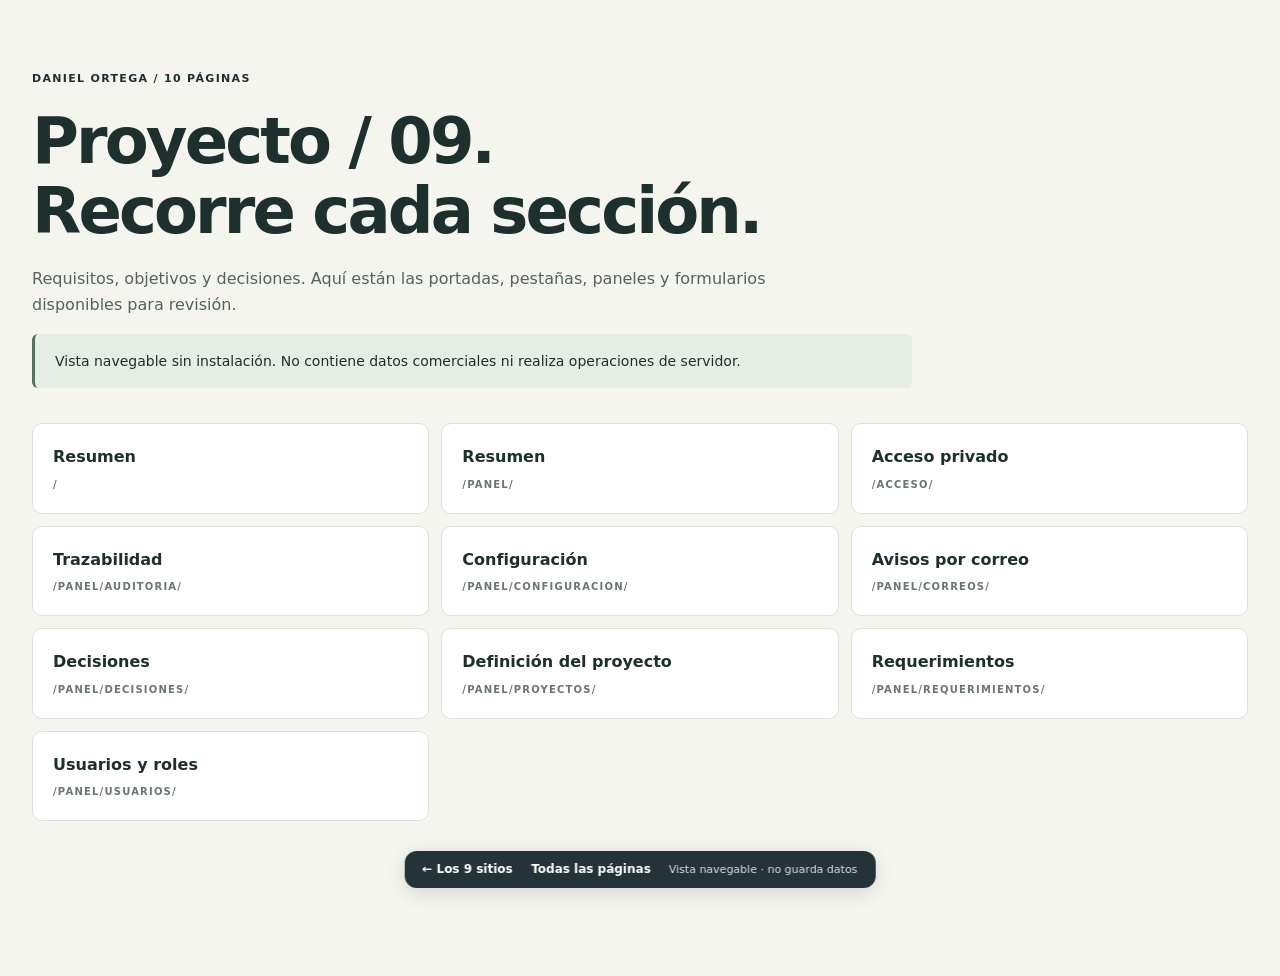
<file: 09_DANIEL_PROYECTO/mapa/index.html>
<!DOCTYPE html>
<html lang="es"><head><script>window.R88_OFFLINE={"site": "09_DANIEL_PROYECTO", "route": "/mapa/", "prefix": "../", "routes": {"/": "index.html", "/acceso/": "acceso/index.html", "/panel/": "panel/index.html", "/panel/auditoria/": "panel/auditoria/index.html", "/panel/configuracion/": "panel/configuracion/index.html", "/panel/correos/": "panel/correos/index.html", "/panel/decisiones/": "panel/decisiones/index.html", "/panel/proyectos/": "panel/proyectos/index.html", "/panel/requerimientos/": "panel/requerimientos/index.html", "/panel/usuarios/": "panel/usuarios/index.html", "/mapa/": "mapa/index.html"}, "panel": "/panel/", "gallery": "../ABRIR_SITIOS.html"};</script><script src="../_local/lecturas.js"></script><script src="../_local/navegacion.js"></script><meta charset="utf-8"/><meta content="width=device-width,initial-scale=1" name="viewport"/><title>Todas las páginas · Proyecto / 09</title><style>*{box-sizing:border-box}body{margin:0;background:#f5f5f0;color:#1d302d;font:16px/1.6 system-ui,sans-serif}a{color:inherit}main{max-width:1280px;margin:auto;padding:64px 32px}h1{font-size:clamp(34px,5vw,64px);line-height:1.1;letter-spacing:-.045em;margin:16px 0 20px}h2{font-size:25px;line-height:1.2;margin:12px 0}p{max-width:760px;color:#52635e}small,.eyebrow{text-transform:uppercase;letter-spacing:.12em;font-size:11px;font-weight:700}.grid{display:grid;grid-template-columns:repeat(3,1fr);gap:22px;margin:36px 0}.card{background:white;border:1px solid #dce2da;border-radius:15px;overflow:hidden}.cover{height:185px;position:relative;background:var(--color);overflow:hidden}.cover img{width:100%;height:100%;object-fit:cover;object-position:top;display:block}.cover:not(:has(img)){background:linear-gradient(120deg,var(--color),#182e29)}.number{position:absolute;top:15px;left:15px;border-radius:8px;background:#ffffffed;color:#23362d;padding:5px 10px;font:600 12px system-ui}.body{padding:24px}.body p{font-size:14px;min-height:45px}.btns{display:flex;flex-wrap:wrap;gap:9px;margin-top:20px}.btn{display:inline-flex;padding:9px 13px;border:1px solid #c7d1c8;border-radius:7px;text-decoration:none;font-size:13px;font-weight:600;align-items:center}.btn.primary{background:#233c32;color:white;border-color:#233c32}.note{background:#e6ede5;border-left:3px solid #4d7559;padding:16px 20px;border-radius:6px;max-width:880px;font-size:14px}.routes{display:grid;grid-template-columns:repeat(3,1fr);gap:12px;margin:35px 0}.route{background:white;border:1px solid #dce2da;border-radius:10px;padding:20px;text-decoration:none;display:flex;flex-direction:column;gap:7px;transition:.15s}.route:hover{border-color:#52745b;transform:translateY(-2px)}.route small{font-size:10px;word-break:break-word;color:#6b776b}footer{padding:25px 0;border-top:1px solid #d4ded4;color:#6c796e;font-size:13px}@media(max-width:900px){.grid,.routes{grid-template-columns:repeat(2,1fr)}}@media(max-width:600px){main{padding:34px 18px}.grid,.routes{grid-template-columns:1fr}.cover{height:210px}.note{font-size:13px}}</style><link href="../_local/navegacion.css" rel="stylesheet"/></head><body><main><span class="eyebrow">Daniel Ortega / 10 páginas</span><h1>Proyecto / 09.<br/>Recorre cada sección.</h1><p>Requisitos, objetivos y decisiones. Aquí están las portadas, pestañas, paneles y formularios disponibles para revisión.</p><div class="note">Vista navegable sin instalación. No contiene datos comerciales ni realiza operaciones de servidor.</div><div class="routes"><a class="route" data-r88-route="/" href="../index.html"><strong>Resumen</strong><small>/</small></a><a class="route" data-r88-route="/panel/" href="../panel/index.html"><strong>Resumen</strong><small>/panel/</small></a><a class="route" data-r88-route="/panel/" href="../panel/index.html"><strong>Acceso privado</strong><small>/acceso/</small></a><a class="route" data-r88-route="/panel/auditoria/" href="../panel/auditoria/index.html"><strong>Trazabilidad</strong><small>/panel/auditoria/</small></a><a class="route" data-r88-route="/panel/configuracion/" href="../panel/configuracion/index.html"><strong>Configuración</strong><small>/panel/configuracion/</small></a><a class="route" data-r88-route="/panel/correos/" href="../panel/correos/index.html"><strong>Avisos por correo</strong><small>/panel/correos/</small></a><a class="route" data-r88-route="/panel/decisiones/" href="../panel/decisiones/index.html"><strong>Decisiones</strong><small>/panel/decisiones/</small></a><a class="route" data-r88-route="/panel/proyectos/" href="../panel/proyectos/index.html"><strong>Definición del proyecto</strong><small>/panel/proyectos/</small></a><a class="route" data-r88-route="/panel/requerimientos/" href="../panel/requerimientos/index.html"><strong>Requerimientos</strong><small>/panel/requerimientos/</small></a><a class="route" data-r88-route="/panel/usuarios/" href="../panel/usuarios/index.html"><strong>Usuarios y roles</strong><small>/panel/usuarios/</small></a></div></main></body></html>
</file>
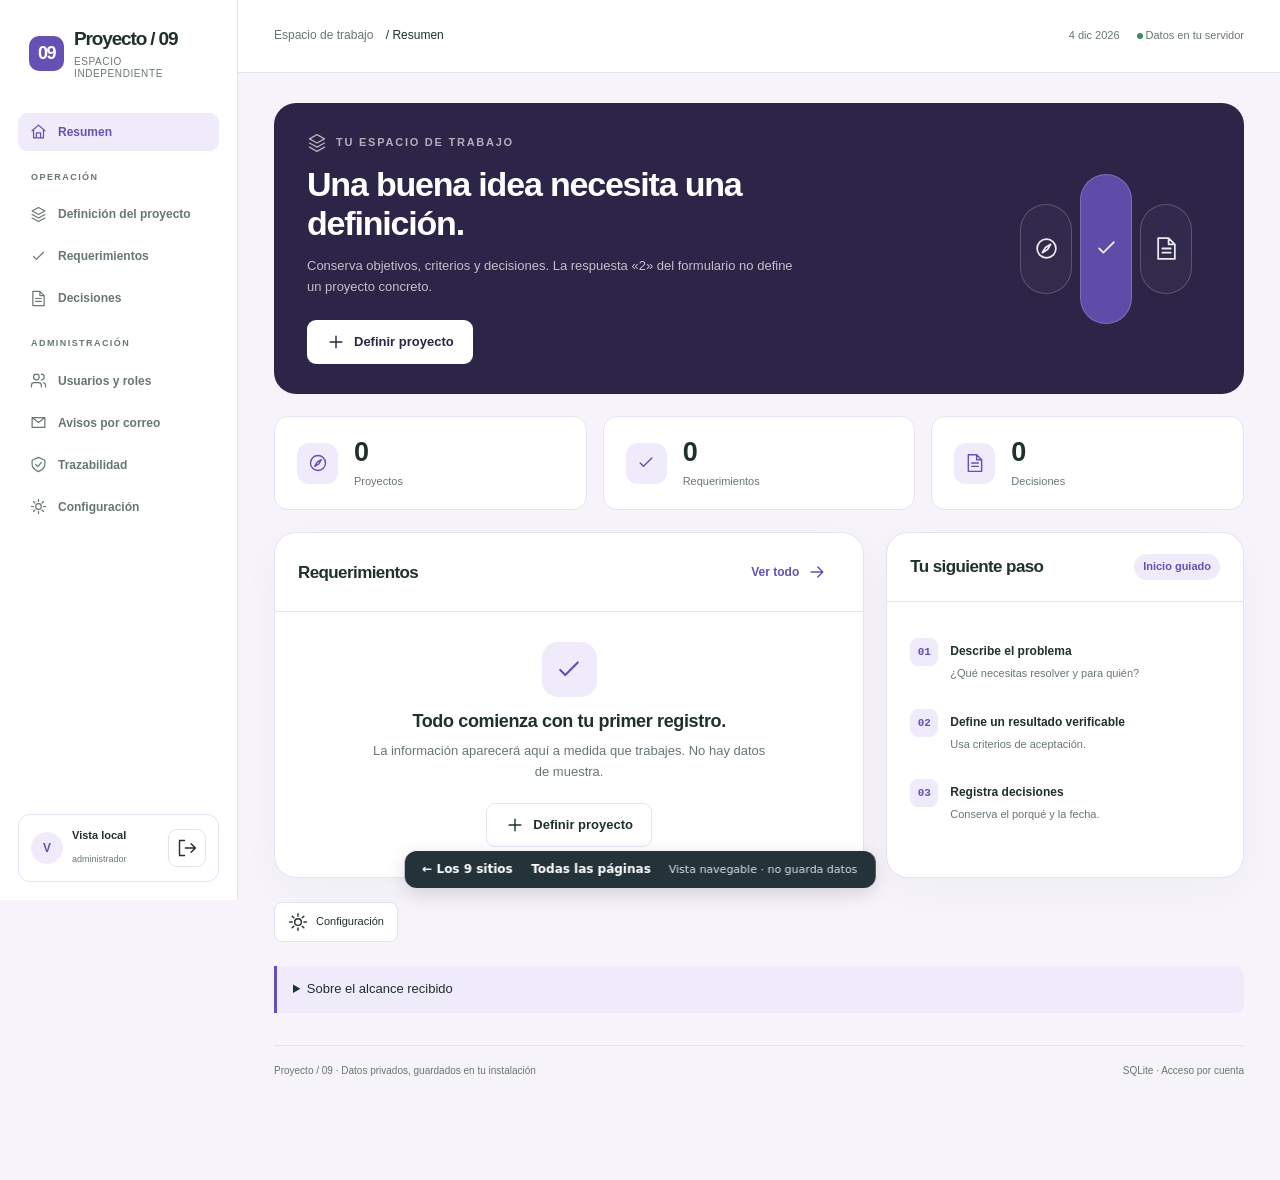
<file: 09_DANIEL_PROYECTO/panel/index.html>
<!DOCTYPE html>

<html lang="es"><head><script>window.R88_OFFLINE={"site": "09_DANIEL_PROYECTO", "route": "/panel/", "prefix": "../", "routes": {"/": "index.html", "/acceso/": "acceso/index.html", "/panel/": "panel/index.html", "/panel/auditoria/": "panel/auditoria/index.html", "/panel/configuracion/": "panel/configuracion/index.html", "/panel/correos/": "panel/correos/index.html", "/panel/decisiones/": "panel/decisiones/index.html", "/panel/proyectos/": "panel/proyectos/index.html", "/panel/requerimientos/": "panel/requerimientos/index.html", "/panel/usuarios/": "panel/usuarios/index.html", "/mapa/": "mapa/index.html"}, "panel": "/panel/", "gallery": "../ABRIR_SITIOS.html"};</script><script src="../_local/lecturas.js"></script><script src="../_local/navegacion.js"></script><meta charset="utf-8"/><meta content="width=device-width,initial-scale=1" name="viewport"/><title>Resumen · Proyecto / 09</title><meta content="Define el objetivo, registra requisitos y conserva decisiones de tu proyecto." name="description"/><meta content="noindex,nofollow" name="robots"/><meta content="#2d2547" name="theme-color"/><meta content="Resumen · Proyecto / 09" property="og:title"/><meta content="Define el objetivo, registra requisitos y conserva decisiones de tu proyecto." property="og:description"/><meta content="website" property="og:type"/><meta content="es_ES" property="og:locale"/><link href="../assets/favicon.svg" rel="icon" type="image/svg+xml"/><link href="../assets/style.css" rel="stylesheet"/><link href="../assets/theme.css" rel="stylesheet"/><script defer="" src="../assets/config.js"></script><script defer="" src="../assets/app.js"></script><link href="../_local/navegacion.css" rel="stylesheet"/></head><body class="theme-daniel app" data-module="" data-page="dashboard"><a class="skip" href="#content">Saltar al contenido</a><div class="drawer-backdrop"></div><aside class="sidebar"><a class="brand" data-r88-route="/" href="../index.html"><span class="brand-mark">09</span><span data-brand="">Proyecto / 09<small>ESPACIO INDEPENDIENTE</small></span></a><nav aria-label="Módulos"><a aria-current="page" class="nav-link active" data-r88-route="/panel/" href="index.html"><svg aria-hidden="true" class="icon" viewbox="0 0 24 24"><path d="M3 11l9-8 9 8M5 10v11h14V10M9 21v-7h6v7"></path></svg><span>Resumen</span></a><div class="nav-group">OPERACIÓN</div><a class="nav-link" data-r88-route="/panel/proyectos/" href="proyectos/index.html"><svg aria-hidden="true" class="icon" viewbox="0 0 24 24"><path d="M3 7l9-5 9 5-9 5-9-5m0 5l9 5 9-5m-18 5l9 5 9-5"></path></svg><span>Definición del proyecto</span></a><a class="nav-link" data-r88-route="/panel/requerimientos/" href="requerimientos/index.html"><svg aria-hidden="true" class="icon" viewbox="0 0 24 24"><path d="M5 12l4 4L19 6"></path></svg><span>Requerimientos</span></a><a class="nav-link" data-r88-route="/panel/decisiones/" href="decisiones/index.html"><svg aria-hidden="true" class="icon" viewbox="0 0 24 24"><path d="M4 2h10l6 6v14H4V2zM14 2v6h6M8 12h8M8 16h8"></path></svg><span>Decisiones</span></a><div class="nav-group">ADMINISTRACIÓN</div><a class="nav-link" data-admin-only="" data-r88-route="/panel/usuarios/" href="usuarios/index.html"><svg aria-hidden="true" class="icon" viewbox="0 0 24 24"><path d="M16 21v-2a4 4 0 0 0-4-4H6a4 4 0 0 0-4 4v2M16 3a4 4 0 0 1 0 8M22 21v-2a4 4 0 0 0-3-3.9M13 7a4 4 0 1 1-8 0 4 4 0 0 1 8 0"></path></svg><span>Usuarios y roles</span></a><a class="nav-link" data-admin-only="" data-r88-route="/panel/correos/" href="correos/index.html"><svg aria-hidden="true" class="icon" viewbox="0 0 24 24"><path d="M3 5h18v14H3zM3 5l9 7 9-7"></path></svg><span>Avisos por correo</span></a><a class="nav-link" data-admin-only="" data-r88-route="/panel/auditoria/" href="auditoria/index.html"><svg aria-hidden="true" class="icon" viewbox="0 0 24 24"><path d="M12 2l9 4v6c0 6-9 10-9 10S3 18 3 12V6l9-4zM8 12l3 3 5-6"></path></svg><span>Trazabilidad</span></a><a class="nav-link" data-admin-only="" data-r88-route="/panel/configuracion/" href="configuracion/index.html"><svg aria-hidden="true" class="icon" viewbox="0 0 24 24"><path d="M12 8a4 4 0 1 0 0 8 4 4 0 1 0 0-8M12 2v3M12 19v3M2 12h3M19 12h3M5 5l2 2M17 17l2 2M5 19l2-2M17 7l2-2"></path></svg><span>Configuración</span></a></nav><div class="side-foot"><div class="account-card"><span class="avatar" data-user-initial="">·</span><div class="account-text"><strong data-user-name="">Tu cuenta</strong><small data-user-role="">Acceso privado</small></div><button aria-label="Cerrar sesión" class="icon-btn" data-action="logout"><svg aria-hidden="true" class="icon" viewbox="0 0 24 24"><path d="M9 3H3v18h6M10 12h12M17 7l5 5-5 5"></path></svg></button></div></div></aside><div class="app-wrap"><header class="topbar"><div class="row"><button aria-expanded="false" aria-label="Abrir navegación" class="icon-btn mobile-menu" data-menu=""><svg aria-hidden="true" class="icon" viewbox="0 0 24 24"><path d="M3 6h18M3 12h18M3 18h18"></path></svg></button><div class="breadcrumb">Espacio de trabajo <span>/ Resumen</span></div></div><div class="topbar-right"><time data-today=""></time><span class="desktop-only"><span class="status-dot"></span> Datos en tu servidor</span></div></header><main class="workspace"><div id="content"><div class="loading"><span class="spinner"></span><p>Cargando tu espacio de trabajo…</p></div></div><footer class="app-footer"><span>Proyecto / 09 · Datos privados, guardados en tu instalación</span><span>SQLite · Acceso por cuenta</span></footer></main></div><noscript><div class="connection-banner">Activa JavaScript para utilizar los formularios.</div></noscript></body></html>
</file>
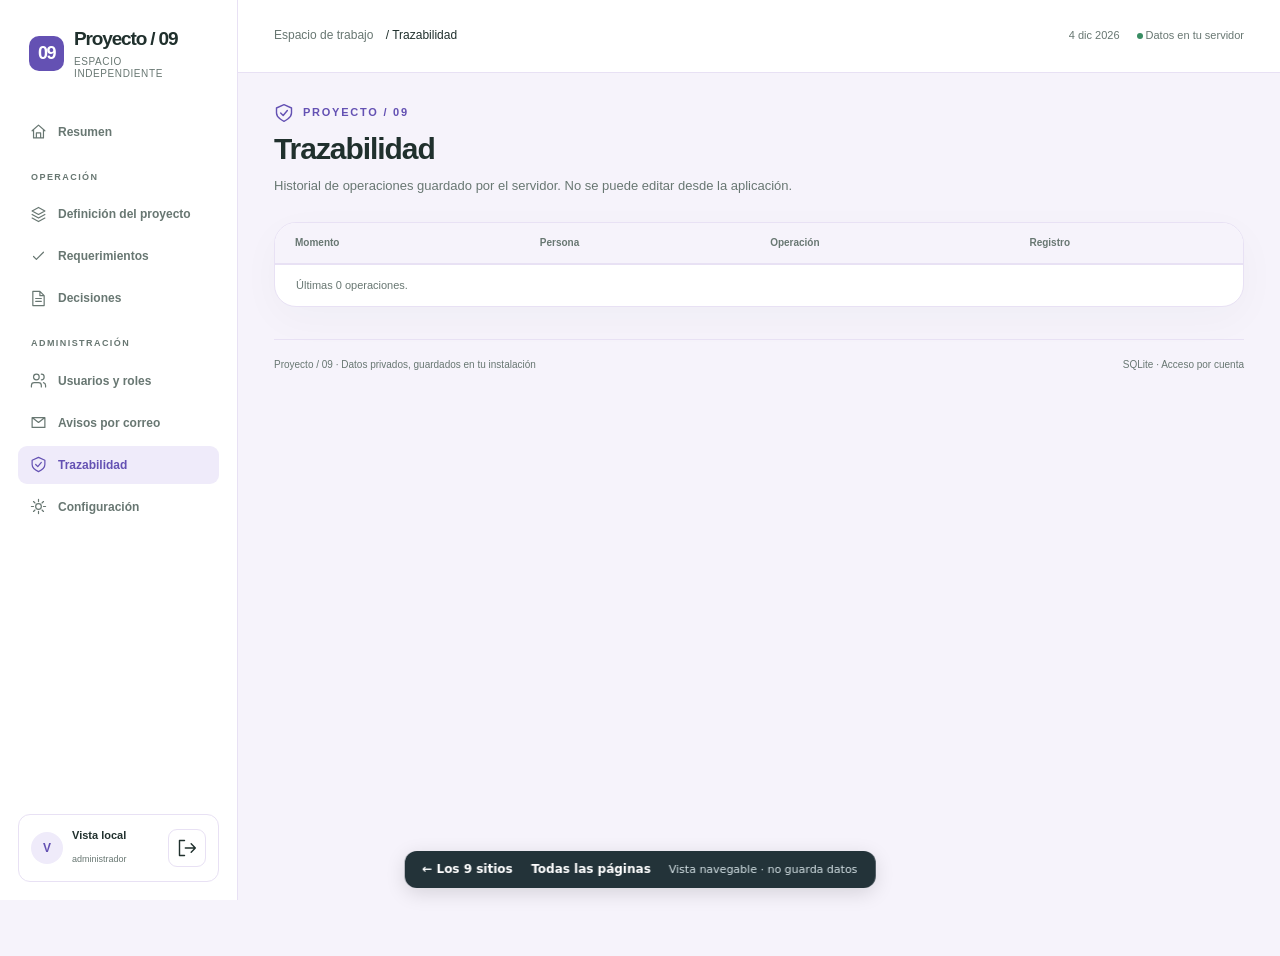
<file: 09_DANIEL_PROYECTO/panel/auditoria/index.html>
<!DOCTYPE html>

<html lang="es"><head><script>window.R88_OFFLINE={"site": "09_DANIEL_PROYECTO", "route": "/panel/auditoria/", "prefix": "../../", "routes": {"/": "index.html", "/acceso/": "acceso/index.html", "/panel/": "panel/index.html", "/panel/auditoria/": "panel/auditoria/index.html", "/panel/configuracion/": "panel/configuracion/index.html", "/panel/correos/": "panel/correos/index.html", "/panel/decisiones/": "panel/decisiones/index.html", "/panel/proyectos/": "panel/proyectos/index.html", "/panel/requerimientos/": "panel/requerimientos/index.html", "/panel/usuarios/": "panel/usuarios/index.html", "/mapa/": "mapa/index.html"}, "panel": "/panel/", "gallery": "../../ABRIR_SITIOS.html"};</script><script src="../../_local/lecturas.js"></script><script src="../../_local/navegacion.js"></script><meta charset="utf-8"/><meta content="width=device-width,initial-scale=1" name="viewport"/><title>Trazabilidad · Proyecto / 09</title><meta content="Define el objetivo, registra requisitos y conserva decisiones de tu proyecto." name="description"/><meta content="noindex,nofollow" name="robots"/><meta content="#2d2547" name="theme-color"/><meta content="Trazabilidad · Proyecto / 09" property="og:title"/><meta content="Define el objetivo, registra requisitos y conserva decisiones de tu proyecto." property="og:description"/><meta content="website" property="og:type"/><meta content="es_ES" property="og:locale"/><link href="../../assets/favicon.svg" rel="icon" type="image/svg+xml"/><link href="../../assets/style.css" rel="stylesheet"/><link href="../../assets/theme.css" rel="stylesheet"/><script defer="" src="../../assets/config.js"></script><script defer="" src="../../assets/app.js"></script><link href="../../_local/navegacion.css" rel="stylesheet"/></head><body class="theme-daniel app" data-module="auditoria" data-page="tool"><a class="skip" href="#content">Saltar al contenido</a><div class="drawer-backdrop"></div><aside class="sidebar"><a class="brand" data-r88-route="/" href="../../index.html"><span class="brand-mark">09</span><span data-brand="">Proyecto / 09<small>ESPACIO INDEPENDIENTE</small></span></a><nav aria-label="Módulos"><a class="nav-link" data-r88-route="/panel/" href="../index.html"><svg aria-hidden="true" class="icon" viewbox="0 0 24 24"><path d="M3 11l9-8 9 8M5 10v11h14V10M9 21v-7h6v7"></path></svg><span>Resumen</span></a><div class="nav-group">OPERACIÓN</div><a class="nav-link" data-r88-route="/panel/proyectos/" href="../proyectos/index.html"><svg aria-hidden="true" class="icon" viewbox="0 0 24 24"><path d="M3 7l9-5 9 5-9 5-9-5m0 5l9 5 9-5m-18 5l9 5 9-5"></path></svg><span>Definición del proyecto</span></a><a class="nav-link" data-r88-route="/panel/requerimientos/" href="../requerimientos/index.html"><svg aria-hidden="true" class="icon" viewbox="0 0 24 24"><path d="M5 12l4 4L19 6"></path></svg><span>Requerimientos</span></a><a class="nav-link" data-r88-route="/panel/decisiones/" href="../decisiones/index.html"><svg aria-hidden="true" class="icon" viewbox="0 0 24 24"><path d="M4 2h10l6 6v14H4V2zM14 2v6h6M8 12h8M8 16h8"></path></svg><span>Decisiones</span></a><div class="nav-group">ADMINISTRACIÓN</div><a class="nav-link" data-admin-only="" data-r88-route="/panel/usuarios/" href="../usuarios/index.html"><svg aria-hidden="true" class="icon" viewbox="0 0 24 24"><path d="M16 21v-2a4 4 0 0 0-4-4H6a4 4 0 0 0-4 4v2M16 3a4 4 0 0 1 0 8M22 21v-2a4 4 0 0 0-3-3.9M13 7a4 4 0 1 1-8 0 4 4 0 0 1 8 0"></path></svg><span>Usuarios y roles</span></a><a class="nav-link" data-admin-only="" data-r88-route="/panel/correos/" href="../correos/index.html"><svg aria-hidden="true" class="icon" viewbox="0 0 24 24"><path d="M3 5h18v14H3zM3 5l9 7 9-7"></path></svg><span>Avisos por correo</span></a><a aria-current="page" class="nav-link active" data-admin-only="" data-r88-route="/panel/auditoria/" href="index.html"><svg aria-hidden="true" class="icon" viewbox="0 0 24 24"><path d="M12 2l9 4v6c0 6-9 10-9 10S3 18 3 12V6l9-4zM8 12l3 3 5-6"></path></svg><span>Trazabilidad</span></a><a class="nav-link" data-admin-only="" data-r88-route="/panel/configuracion/" href="../configuracion/index.html"><svg aria-hidden="true" class="icon" viewbox="0 0 24 24"><path d="M12 8a4 4 0 1 0 0 8 4 4 0 1 0 0-8M12 2v3M12 19v3M2 12h3M19 12h3M5 5l2 2M17 17l2 2M5 19l2-2M17 7l2-2"></path></svg><span>Configuración</span></a></nav><div class="side-foot"><div class="account-card"><span class="avatar" data-user-initial="">·</span><div class="account-text"><strong data-user-name="">Tu cuenta</strong><small data-user-role="">Acceso privado</small></div><button aria-label="Cerrar sesión" class="icon-btn" data-action="logout"><svg aria-hidden="true" class="icon" viewbox="0 0 24 24"><path d="M9 3H3v18h6M10 12h12M17 7l5 5-5 5"></path></svg></button></div></div></aside><div class="app-wrap"><header class="topbar"><div class="row"><button aria-expanded="false" aria-label="Abrir navegación" class="icon-btn mobile-menu" data-menu=""><svg aria-hidden="true" class="icon" viewbox="0 0 24 24"><path d="M3 6h18M3 12h18M3 18h18"></path></svg></button><div class="breadcrumb">Espacio de trabajo <span>/ Trazabilidad</span></div></div><div class="topbar-right"><time data-today=""></time><span class="desktop-only"><span class="status-dot"></span> Datos en tu servidor</span></div></header><main class="workspace"><div id="content"><div class="loading"><span class="spinner"></span><p>Cargando tu espacio de trabajo…</p></div></div><footer class="app-footer"><span>Proyecto / 09 · Datos privados, guardados en tu instalación</span><span>SQLite · Acceso por cuenta</span></footer></main></div><noscript><div class="connection-banner">Activa JavaScript para utilizar los formularios.</div></noscript></body></html>
</file>
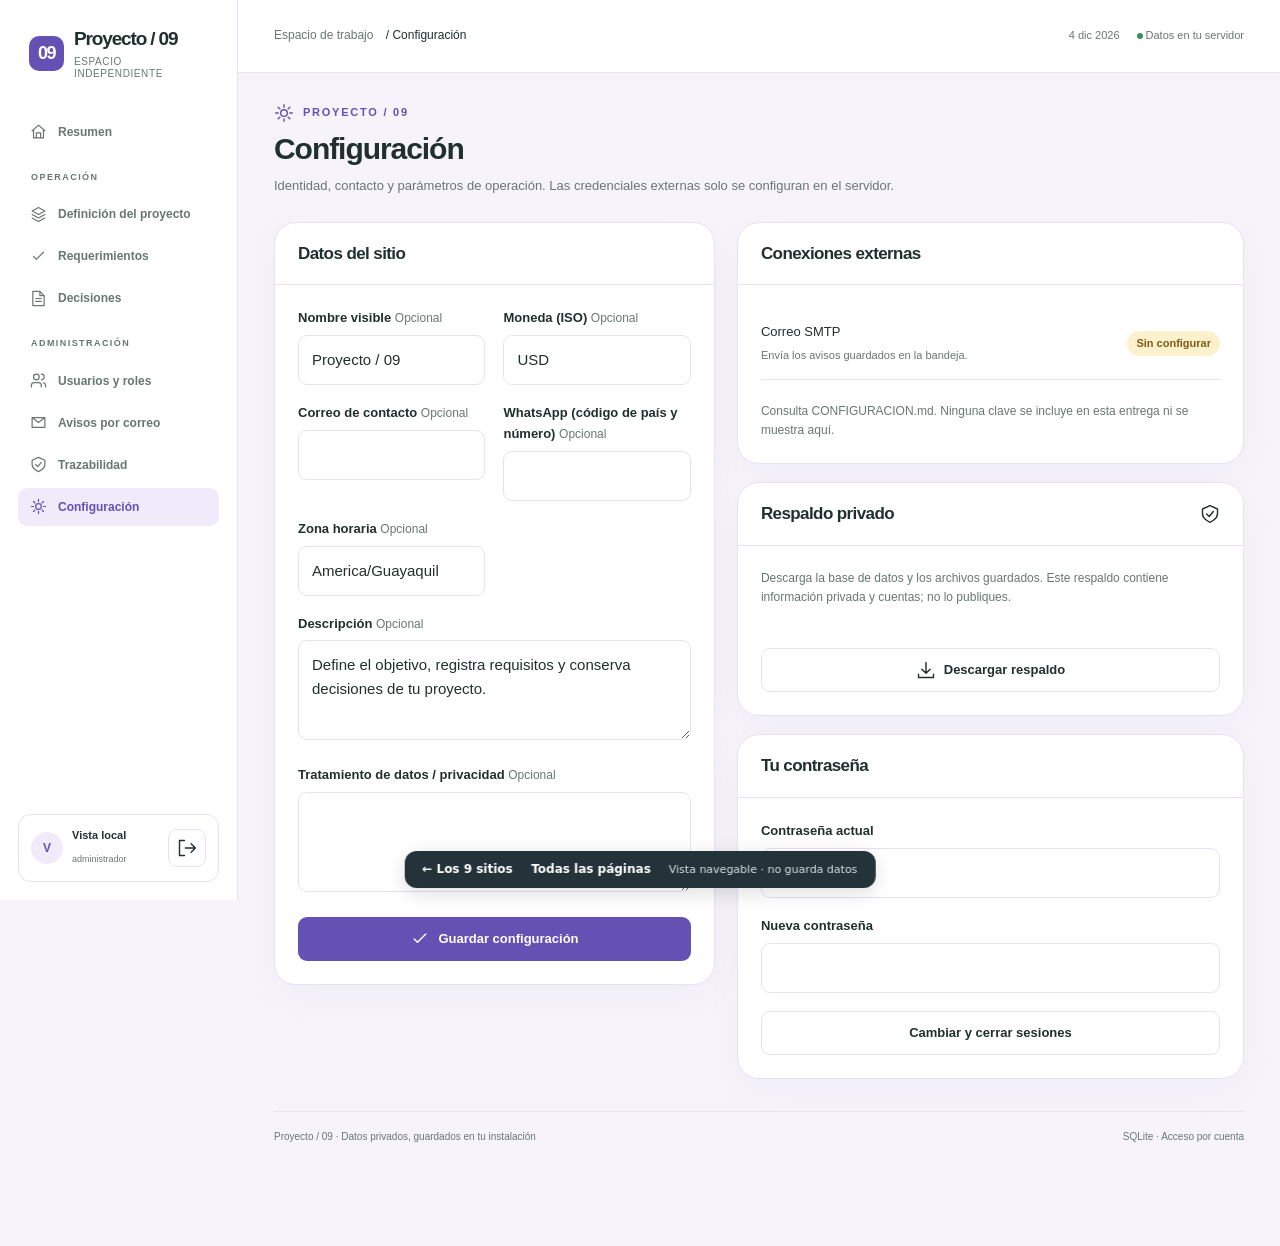
<file: 09_DANIEL_PROYECTO/panel/configuracion/index.html>
<!DOCTYPE html>

<html lang="es"><head><script>window.R88_OFFLINE={"site": "09_DANIEL_PROYECTO", "route": "/panel/configuracion/", "prefix": "../../", "routes": {"/": "index.html", "/acceso/": "acceso/index.html", "/panel/": "panel/index.html", "/panel/auditoria/": "panel/auditoria/index.html", "/panel/configuracion/": "panel/configuracion/index.html", "/panel/correos/": "panel/correos/index.html", "/panel/decisiones/": "panel/decisiones/index.html", "/panel/proyectos/": "panel/proyectos/index.html", "/panel/requerimientos/": "panel/requerimientos/index.html", "/panel/usuarios/": "panel/usuarios/index.html", "/mapa/": "mapa/index.html"}, "panel": "/panel/", "gallery": "../../ABRIR_SITIOS.html"};</script><script src="../../_local/lecturas.js"></script><script src="../../_local/navegacion.js"></script><meta charset="utf-8"/><meta content="width=device-width,initial-scale=1" name="viewport"/><title>Configuración · Proyecto / 09</title><meta content="Define el objetivo, registra requisitos y conserva decisiones de tu proyecto." name="description"/><meta content="noindex,nofollow" name="robots"/><meta content="#2d2547" name="theme-color"/><meta content="Configuración · Proyecto / 09" property="og:title"/><meta content="Define el objetivo, registra requisitos y conserva decisiones de tu proyecto." property="og:description"/><meta content="website" property="og:type"/><meta content="es_ES" property="og:locale"/><link href="../../assets/favicon.svg" rel="icon" type="image/svg+xml"/><link href="../../assets/style.css" rel="stylesheet"/><link href="../../assets/theme.css" rel="stylesheet"/><script defer="" src="../../assets/config.js"></script><script defer="" src="../../assets/app.js"></script><link href="../../_local/navegacion.css" rel="stylesheet"/></head><body class="theme-daniel app" data-module="configuracion" data-page="tool"><a class="skip" href="#content">Saltar al contenido</a><div class="drawer-backdrop"></div><aside class="sidebar"><a class="brand" data-r88-route="/" href="../../index.html"><span class="brand-mark">09</span><span data-brand="">Proyecto / 09<small>ESPACIO INDEPENDIENTE</small></span></a><nav aria-label="Módulos"><a class="nav-link" data-r88-route="/panel/" href="../index.html"><svg aria-hidden="true" class="icon" viewbox="0 0 24 24"><path d="M3 11l9-8 9 8M5 10v11h14V10M9 21v-7h6v7"></path></svg><span>Resumen</span></a><div class="nav-group">OPERACIÓN</div><a class="nav-link" data-r88-route="/panel/proyectos/" href="../proyectos/index.html"><svg aria-hidden="true" class="icon" viewbox="0 0 24 24"><path d="M3 7l9-5 9 5-9 5-9-5m0 5l9 5 9-5m-18 5l9 5 9-5"></path></svg><span>Definición del proyecto</span></a><a class="nav-link" data-r88-route="/panel/requerimientos/" href="../requerimientos/index.html"><svg aria-hidden="true" class="icon" viewbox="0 0 24 24"><path d="M5 12l4 4L19 6"></path></svg><span>Requerimientos</span></a><a class="nav-link" data-r88-route="/panel/decisiones/" href="../decisiones/index.html"><svg aria-hidden="true" class="icon" viewbox="0 0 24 24"><path d="M4 2h10l6 6v14H4V2zM14 2v6h6M8 12h8M8 16h8"></path></svg><span>Decisiones</span></a><div class="nav-group">ADMINISTRACIÓN</div><a class="nav-link" data-admin-only="" data-r88-route="/panel/usuarios/" href="../usuarios/index.html"><svg aria-hidden="true" class="icon" viewbox="0 0 24 24"><path d="M16 21v-2a4 4 0 0 0-4-4H6a4 4 0 0 0-4 4v2M16 3a4 4 0 0 1 0 8M22 21v-2a4 4 0 0 0-3-3.9M13 7a4 4 0 1 1-8 0 4 4 0 0 1 8 0"></path></svg><span>Usuarios y roles</span></a><a class="nav-link" data-admin-only="" data-r88-route="/panel/correos/" href="../correos/index.html"><svg aria-hidden="true" class="icon" viewbox="0 0 24 24"><path d="M3 5h18v14H3zM3 5l9 7 9-7"></path></svg><span>Avisos por correo</span></a><a class="nav-link" data-admin-only="" data-r88-route="/panel/auditoria/" href="../auditoria/index.html"><svg aria-hidden="true" class="icon" viewbox="0 0 24 24"><path d="M12 2l9 4v6c0 6-9 10-9 10S3 18 3 12V6l9-4zM8 12l3 3 5-6"></path></svg><span>Trazabilidad</span></a><a aria-current="page" class="nav-link active" data-admin-only="" data-r88-route="/panel/configuracion/" href="index.html"><svg aria-hidden="true" class="icon" viewbox="0 0 24 24"><path d="M12 8a4 4 0 1 0 0 8 4 4 0 1 0 0-8M12 2v3M12 19v3M2 12h3M19 12h3M5 5l2 2M17 17l2 2M5 19l2-2M17 7l2-2"></path></svg><span>Configuración</span></a></nav><div class="side-foot"><div class="account-card"><span class="avatar" data-user-initial="">·</span><div class="account-text"><strong data-user-name="">Tu cuenta</strong><small data-user-role="">Acceso privado</small></div><button aria-label="Cerrar sesión" class="icon-btn" data-action="logout"><svg aria-hidden="true" class="icon" viewbox="0 0 24 24"><path d="M9 3H3v18h6M10 12h12M17 7l5 5-5 5"></path></svg></button></div></div></aside><div class="app-wrap"><header class="topbar"><div class="row"><button aria-expanded="false" aria-label="Abrir navegación" class="icon-btn mobile-menu" data-menu=""><svg aria-hidden="true" class="icon" viewbox="0 0 24 24"><path d="M3 6h18M3 12h18M3 18h18"></path></svg></button><div class="breadcrumb">Espacio de trabajo <span>/ Configuración</span></div></div><div class="topbar-right"><time data-today=""></time><span class="desktop-only"><span class="status-dot"></span> Datos en tu servidor</span></div></header><main class="workspace"><div id="content"><div class="loading"><span class="spinner"></span><p>Cargando tu espacio de trabajo…</p></div></div><footer class="app-footer"><span>Proyecto / 09 · Datos privados, guardados en tu instalación</span><span>SQLite · Acceso por cuenta</span></footer></main></div><noscript><div class="connection-banner">Activa JavaScript para utilizar los formularios.</div></noscript></body></html>
</file>
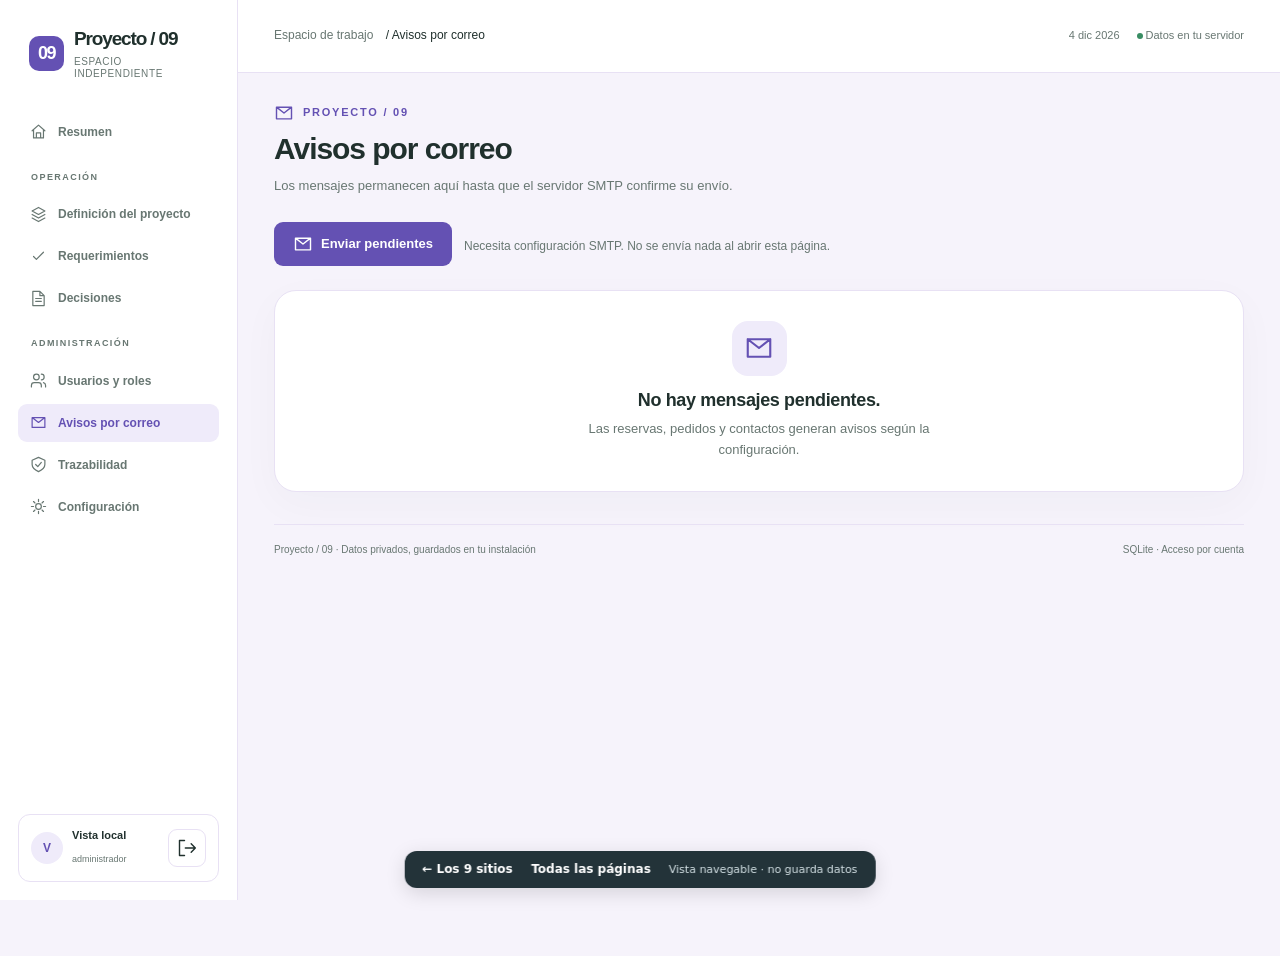
<file: 09_DANIEL_PROYECTO/panel/correos/index.html>
<!DOCTYPE html>

<html lang="es"><head><script>window.R88_OFFLINE={"site": "09_DANIEL_PROYECTO", "route": "/panel/correos/", "prefix": "../../", "routes": {"/": "index.html", "/acceso/": "acceso/index.html", "/panel/": "panel/index.html", "/panel/auditoria/": "panel/auditoria/index.html", "/panel/configuracion/": "panel/configuracion/index.html", "/panel/correos/": "panel/correos/index.html", "/panel/decisiones/": "panel/decisiones/index.html", "/panel/proyectos/": "panel/proyectos/index.html", "/panel/requerimientos/": "panel/requerimientos/index.html", "/panel/usuarios/": "panel/usuarios/index.html", "/mapa/": "mapa/index.html"}, "panel": "/panel/", "gallery": "../../ABRIR_SITIOS.html"};</script><script src="../../_local/lecturas.js"></script><script src="../../_local/navegacion.js"></script><meta charset="utf-8"/><meta content="width=device-width,initial-scale=1" name="viewport"/><title>Avisos por correo · Proyecto / 09</title><meta content="Define el objetivo, registra requisitos y conserva decisiones de tu proyecto." name="description"/><meta content="noindex,nofollow" name="robots"/><meta content="#2d2547" name="theme-color"/><meta content="Avisos por correo · Proyecto / 09" property="og:title"/><meta content="Define el objetivo, registra requisitos y conserva decisiones de tu proyecto." property="og:description"/><meta content="website" property="og:type"/><meta content="es_ES" property="og:locale"/><link href="../../assets/favicon.svg" rel="icon" type="image/svg+xml"/><link href="../../assets/style.css" rel="stylesheet"/><link href="../../assets/theme.css" rel="stylesheet"/><script defer="" src="../../assets/config.js"></script><script defer="" src="../../assets/app.js"></script><link href="../../_local/navegacion.css" rel="stylesheet"/></head><body class="theme-daniel app" data-module="correos" data-page="tool"><a class="skip" href="#content">Saltar al contenido</a><div class="drawer-backdrop"></div><aside class="sidebar"><a class="brand" data-r88-route="/" href="../../index.html"><span class="brand-mark">09</span><span data-brand="">Proyecto / 09<small>ESPACIO INDEPENDIENTE</small></span></a><nav aria-label="Módulos"><a class="nav-link" data-r88-route="/panel/" href="../index.html"><svg aria-hidden="true" class="icon" viewbox="0 0 24 24"><path d="M3 11l9-8 9 8M5 10v11h14V10M9 21v-7h6v7"></path></svg><span>Resumen</span></a><div class="nav-group">OPERACIÓN</div><a class="nav-link" data-r88-route="/panel/proyectos/" href="../proyectos/index.html"><svg aria-hidden="true" class="icon" viewbox="0 0 24 24"><path d="M3 7l9-5 9 5-9 5-9-5m0 5l9 5 9-5m-18 5l9 5 9-5"></path></svg><span>Definición del proyecto</span></a><a class="nav-link" data-r88-route="/panel/requerimientos/" href="../requerimientos/index.html"><svg aria-hidden="true" class="icon" viewbox="0 0 24 24"><path d="M5 12l4 4L19 6"></path></svg><span>Requerimientos</span></a><a class="nav-link" data-r88-route="/panel/decisiones/" href="../decisiones/index.html"><svg aria-hidden="true" class="icon" viewbox="0 0 24 24"><path d="M4 2h10l6 6v14H4V2zM14 2v6h6M8 12h8M8 16h8"></path></svg><span>Decisiones</span></a><div class="nav-group">ADMINISTRACIÓN</div><a class="nav-link" data-admin-only="" data-r88-route="/panel/usuarios/" href="../usuarios/index.html"><svg aria-hidden="true" class="icon" viewbox="0 0 24 24"><path d="M16 21v-2a4 4 0 0 0-4-4H6a4 4 0 0 0-4 4v2M16 3a4 4 0 0 1 0 8M22 21v-2a4 4 0 0 0-3-3.9M13 7a4 4 0 1 1-8 0 4 4 0 0 1 8 0"></path></svg><span>Usuarios y roles</span></a><a aria-current="page" class="nav-link active" data-admin-only="" data-r88-route="/panel/correos/" href="index.html"><svg aria-hidden="true" class="icon" viewbox="0 0 24 24"><path d="M3 5h18v14H3zM3 5l9 7 9-7"></path></svg><span>Avisos por correo</span></a><a class="nav-link" data-admin-only="" data-r88-route="/panel/auditoria/" href="../auditoria/index.html"><svg aria-hidden="true" class="icon" viewbox="0 0 24 24"><path d="M12 2l9 4v6c0 6-9 10-9 10S3 18 3 12V6l9-4zM8 12l3 3 5-6"></path></svg><span>Trazabilidad</span></a><a class="nav-link" data-admin-only="" data-r88-route="/panel/configuracion/" href="../configuracion/index.html"><svg aria-hidden="true" class="icon" viewbox="0 0 24 24"><path d="M12 8a4 4 0 1 0 0 8 4 4 0 1 0 0-8M12 2v3M12 19v3M2 12h3M19 12h3M5 5l2 2M17 17l2 2M5 19l2-2M17 7l2-2"></path></svg><span>Configuración</span></a></nav><div class="side-foot"><div class="account-card"><span class="avatar" data-user-initial="">·</span><div class="account-text"><strong data-user-name="">Tu cuenta</strong><small data-user-role="">Acceso privado</small></div><button aria-label="Cerrar sesión" class="icon-btn" data-action="logout"><svg aria-hidden="true" class="icon" viewbox="0 0 24 24"><path d="M9 3H3v18h6M10 12h12M17 7l5 5-5 5"></path></svg></button></div></div></aside><div class="app-wrap"><header class="topbar"><div class="row"><button aria-expanded="false" aria-label="Abrir navegación" class="icon-btn mobile-menu" data-menu=""><svg aria-hidden="true" class="icon" viewbox="0 0 24 24"><path d="M3 6h18M3 12h18M3 18h18"></path></svg></button><div class="breadcrumb">Espacio de trabajo <span>/ Avisos por correo</span></div></div><div class="topbar-right"><time data-today=""></time><span class="desktop-only"><span class="status-dot"></span> Datos en tu servidor</span></div></header><main class="workspace"><div id="content"><div class="loading"><span class="spinner"></span><p>Cargando tu espacio de trabajo…</p></div></div><footer class="app-footer"><span>Proyecto / 09 · Datos privados, guardados en tu instalación</span><span>SQLite · Acceso por cuenta</span></footer></main></div><noscript><div class="connection-banner">Activa JavaScript para utilizar los formularios.</div></noscript></body></html>
</file>
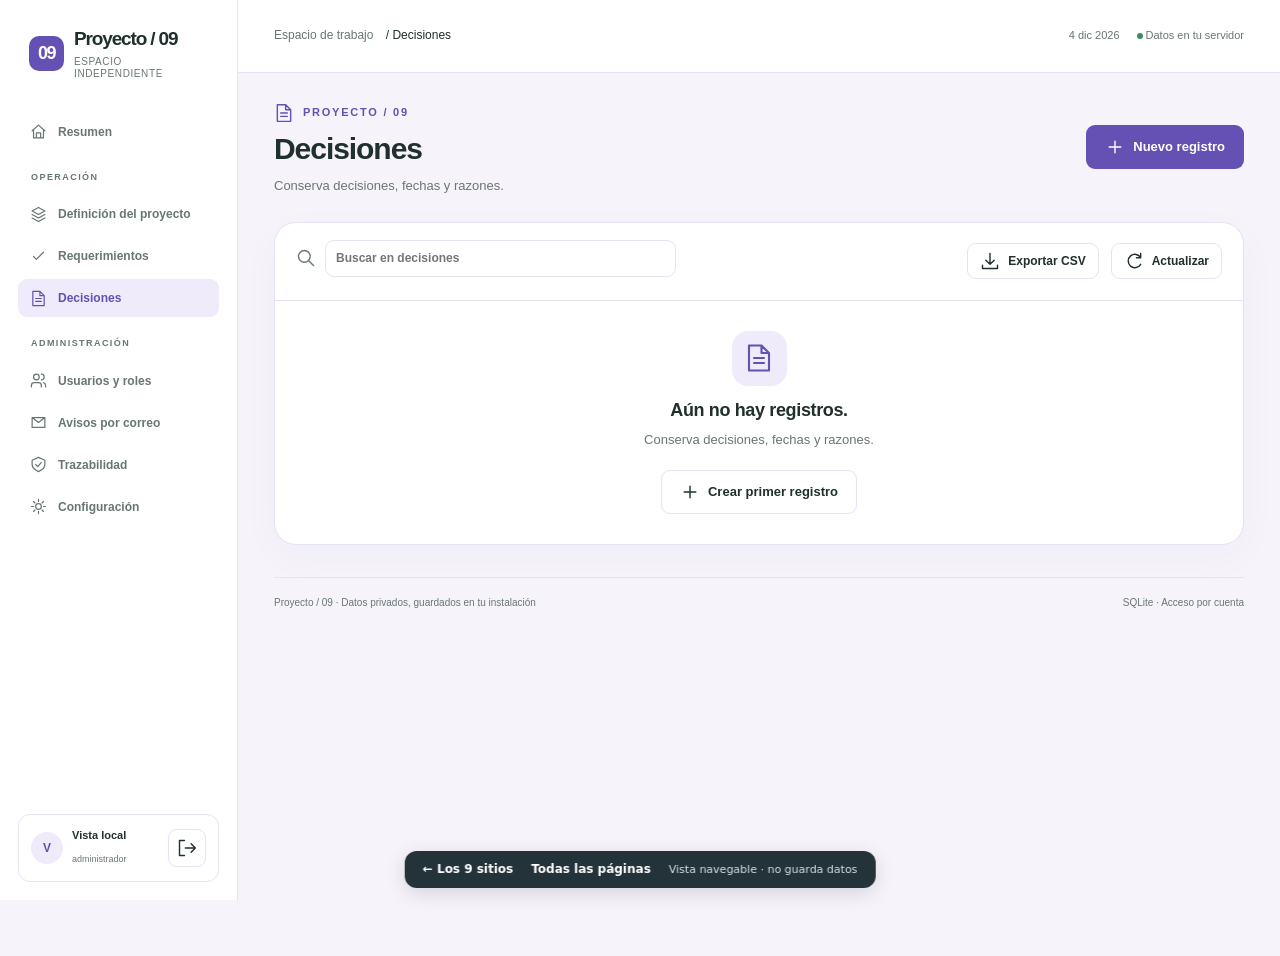
<file: 09_DANIEL_PROYECTO/panel/decisiones/index.html>
<!DOCTYPE html>

<html lang="es"><head><script>window.R88_OFFLINE={"site": "09_DANIEL_PROYECTO", "route": "/panel/decisiones/", "prefix": "../../", "routes": {"/": "index.html", "/acceso/": "acceso/index.html", "/panel/": "panel/index.html", "/panel/auditoria/": "panel/auditoria/index.html", "/panel/configuracion/": "panel/configuracion/index.html", "/panel/correos/": "panel/correos/index.html", "/panel/decisiones/": "panel/decisiones/index.html", "/panel/proyectos/": "panel/proyectos/index.html", "/panel/requerimientos/": "panel/requerimientos/index.html", "/panel/usuarios/": "panel/usuarios/index.html", "/mapa/": "mapa/index.html"}, "panel": "/panel/", "gallery": "../../ABRIR_SITIOS.html"};</script><script src="../../_local/lecturas.js"></script><script src="../../_local/navegacion.js"></script><meta charset="utf-8"/><meta content="width=device-width,initial-scale=1" name="viewport"/><title>Decisiones · Proyecto / 09</title><meta content="Conserva decisiones, fechas y razones." name="description"/><meta content="noindex,nofollow" name="robots"/><meta content="#2d2547" name="theme-color"/><meta content="Decisiones · Proyecto / 09" property="og:title"/><meta content="Conserva decisiones, fechas y razones." property="og:description"/><meta content="website" property="og:type"/><meta content="es_ES" property="og:locale"/><link href="../../assets/favicon.svg" rel="icon" type="image/svg+xml"/><link href="../../assets/style.css" rel="stylesheet"/><link href="../../assets/theme.css" rel="stylesheet"/><script defer="" src="../../assets/config.js"></script><script defer="" src="../../assets/app.js"></script><link href="../../_local/navegacion.css" rel="stylesheet"/></head><body class="theme-daniel app" data-module="decisiones" data-page="module"><a class="skip" href="#content">Saltar al contenido</a><div class="drawer-backdrop"></div><aside class="sidebar"><a class="brand" data-r88-route="/" href="../../index.html"><span class="brand-mark">09</span><span data-brand="">Proyecto / 09<small>ESPACIO INDEPENDIENTE</small></span></a><nav aria-label="Módulos"><a class="nav-link" data-r88-route="/panel/" href="../index.html"><svg aria-hidden="true" class="icon" viewbox="0 0 24 24"><path d="M3 11l9-8 9 8M5 10v11h14V10M9 21v-7h6v7"></path></svg><span>Resumen</span></a><div class="nav-group">OPERACIÓN</div><a class="nav-link" data-r88-route="/panel/proyectos/" href="../proyectos/index.html"><svg aria-hidden="true" class="icon" viewbox="0 0 24 24"><path d="M3 7l9-5 9 5-9 5-9-5m0 5l9 5 9-5m-18 5l9 5 9-5"></path></svg><span>Definición del proyecto</span></a><a class="nav-link" data-r88-route="/panel/requerimientos/" href="../requerimientos/index.html"><svg aria-hidden="true" class="icon" viewbox="0 0 24 24"><path d="M5 12l4 4L19 6"></path></svg><span>Requerimientos</span></a><a aria-current="page" class="nav-link active" data-r88-route="/panel/decisiones/" href="index.html"><svg aria-hidden="true" class="icon" viewbox="0 0 24 24"><path d="M4 2h10l6 6v14H4V2zM14 2v6h6M8 12h8M8 16h8"></path></svg><span>Decisiones</span></a><div class="nav-group">ADMINISTRACIÓN</div><a class="nav-link" data-admin-only="" data-r88-route="/panel/usuarios/" href="../usuarios/index.html"><svg aria-hidden="true" class="icon" viewbox="0 0 24 24"><path d="M16 21v-2a4 4 0 0 0-4-4H6a4 4 0 0 0-4 4v2M16 3a4 4 0 0 1 0 8M22 21v-2a4 4 0 0 0-3-3.9M13 7a4 4 0 1 1-8 0 4 4 0 0 1 8 0"></path></svg><span>Usuarios y roles</span></a><a class="nav-link" data-admin-only="" data-r88-route="/panel/correos/" href="../correos/index.html"><svg aria-hidden="true" class="icon" viewbox="0 0 24 24"><path d="M3 5h18v14H3zM3 5l9 7 9-7"></path></svg><span>Avisos por correo</span></a><a class="nav-link" data-admin-only="" data-r88-route="/panel/auditoria/" href="../auditoria/index.html"><svg aria-hidden="true" class="icon" viewbox="0 0 24 24"><path d="M12 2l9 4v6c0 6-9 10-9 10S3 18 3 12V6l9-4zM8 12l3 3 5-6"></path></svg><span>Trazabilidad</span></a><a class="nav-link" data-admin-only="" data-r88-route="/panel/configuracion/" href="../configuracion/index.html"><svg aria-hidden="true" class="icon" viewbox="0 0 24 24"><path d="M12 8a4 4 0 1 0 0 8 4 4 0 1 0 0-8M12 2v3M12 19v3M2 12h3M19 12h3M5 5l2 2M17 17l2 2M5 19l2-2M17 7l2-2"></path></svg><span>Configuración</span></a></nav><div class="side-foot"><div class="account-card"><span class="avatar" data-user-initial="">·</span><div class="account-text"><strong data-user-name="">Tu cuenta</strong><small data-user-role="">Acceso privado</small></div><button aria-label="Cerrar sesión" class="icon-btn" data-action="logout"><svg aria-hidden="true" class="icon" viewbox="0 0 24 24"><path d="M9 3H3v18h6M10 12h12M17 7l5 5-5 5"></path></svg></button></div></div></aside><div class="app-wrap"><header class="topbar"><div class="row"><button aria-expanded="false" aria-label="Abrir navegación" class="icon-btn mobile-menu" data-menu=""><svg aria-hidden="true" class="icon" viewbox="0 0 24 24"><path d="M3 6h18M3 12h18M3 18h18"></path></svg></button><div class="breadcrumb">Espacio de trabajo <span>/ Decisiones</span></div></div><div class="topbar-right"><time data-today=""></time><span class="desktop-only"><span class="status-dot"></span> Datos en tu servidor</span></div></header><main class="workspace"><div id="content"><div class="loading"><span class="spinner"></span><p>Cargando tu espacio de trabajo…</p></div></div><footer class="app-footer"><span>Proyecto / 09 · Datos privados, guardados en tu instalación</span><span>SQLite · Acceso por cuenta</span></footer></main></div><noscript><div class="connection-banner">Activa JavaScript para utilizar los formularios.</div></noscript></body></html>
</file>
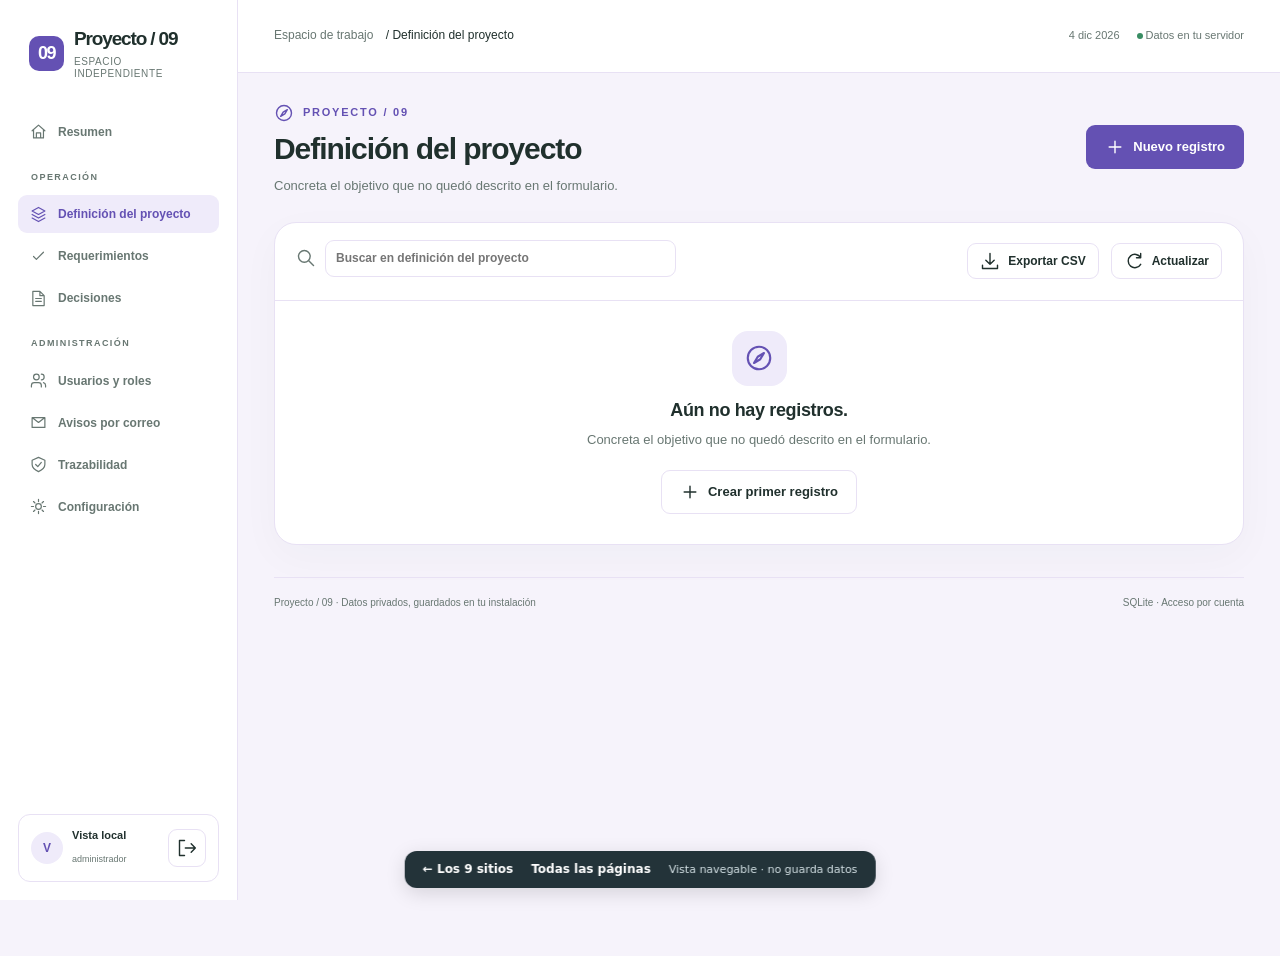
<file: 09_DANIEL_PROYECTO/panel/proyectos/index.html>
<!DOCTYPE html>

<html lang="es"><head><script>window.R88_OFFLINE={"site": "09_DANIEL_PROYECTO", "route": "/panel/proyectos/", "prefix": "../../", "routes": {"/": "index.html", "/acceso/": "acceso/index.html", "/panel/": "panel/index.html", "/panel/auditoria/": "panel/auditoria/index.html", "/panel/configuracion/": "panel/configuracion/index.html", "/panel/correos/": "panel/correos/index.html", "/panel/decisiones/": "panel/decisiones/index.html", "/panel/proyectos/": "panel/proyectos/index.html", "/panel/requerimientos/": "panel/requerimientos/index.html", "/panel/usuarios/": "panel/usuarios/index.html", "/mapa/": "mapa/index.html"}, "panel": "/panel/", "gallery": "../../ABRIR_SITIOS.html"};</script><script src="../../_local/lecturas.js"></script><script src="../../_local/navegacion.js"></script><meta charset="utf-8"/><meta content="width=device-width,initial-scale=1" name="viewport"/><title>Definición del proyecto · Proyecto / 09</title><meta content="Concreta el objetivo que no quedó descrito en el formulario." name="description"/><meta content="noindex,nofollow" name="robots"/><meta content="#2d2547" name="theme-color"/><meta content="Definición del proyecto · Proyecto / 09" property="og:title"/><meta content="Concreta el objetivo que no quedó descrito en el formulario." property="og:description"/><meta content="website" property="og:type"/><meta content="es_ES" property="og:locale"/><link href="../../assets/favicon.svg" rel="icon" type="image/svg+xml"/><link href="../../assets/style.css" rel="stylesheet"/><link href="../../assets/theme.css" rel="stylesheet"/><script defer="" src="../../assets/config.js"></script><script defer="" src="../../assets/app.js"></script><link href="../../_local/navegacion.css" rel="stylesheet"/></head><body class="theme-daniel app" data-module="proyectos" data-page="module"><a class="skip" href="#content">Saltar al contenido</a><div class="drawer-backdrop"></div><aside class="sidebar"><a class="brand" data-r88-route="/" href="../../index.html"><span class="brand-mark">09</span><span data-brand="">Proyecto / 09<small>ESPACIO INDEPENDIENTE</small></span></a><nav aria-label="Módulos"><a class="nav-link" data-r88-route="/panel/" href="../index.html"><svg aria-hidden="true" class="icon" viewbox="0 0 24 24"><path d="M3 11l9-8 9 8M5 10v11h14V10M9 21v-7h6v7"></path></svg><span>Resumen</span></a><div class="nav-group">OPERACIÓN</div><a aria-current="page" class="nav-link active" data-r88-route="/panel/proyectos/" href="index.html"><svg aria-hidden="true" class="icon" viewbox="0 0 24 24"><path d="M3 7l9-5 9 5-9 5-9-5m0 5l9 5 9-5m-18 5l9 5 9-5"></path></svg><span>Definición del proyecto</span></a><a class="nav-link" data-r88-route="/panel/requerimientos/" href="../requerimientos/index.html"><svg aria-hidden="true" class="icon" viewbox="0 0 24 24"><path d="M5 12l4 4L19 6"></path></svg><span>Requerimientos</span></a><a class="nav-link" data-r88-route="/panel/decisiones/" href="../decisiones/index.html"><svg aria-hidden="true" class="icon" viewbox="0 0 24 24"><path d="M4 2h10l6 6v14H4V2zM14 2v6h6M8 12h8M8 16h8"></path></svg><span>Decisiones</span></a><div class="nav-group">ADMINISTRACIÓN</div><a class="nav-link" data-admin-only="" data-r88-route="/panel/usuarios/" href="../usuarios/index.html"><svg aria-hidden="true" class="icon" viewbox="0 0 24 24"><path d="M16 21v-2a4 4 0 0 0-4-4H6a4 4 0 0 0-4 4v2M16 3a4 4 0 0 1 0 8M22 21v-2a4 4 0 0 0-3-3.9M13 7a4 4 0 1 1-8 0 4 4 0 0 1 8 0"></path></svg><span>Usuarios y roles</span></a><a class="nav-link" data-admin-only="" data-r88-route="/panel/correos/" href="../correos/index.html"><svg aria-hidden="true" class="icon" viewbox="0 0 24 24"><path d="M3 5h18v14H3zM3 5l9 7 9-7"></path></svg><span>Avisos por correo</span></a><a class="nav-link" data-admin-only="" data-r88-route="/panel/auditoria/" href="../auditoria/index.html"><svg aria-hidden="true" class="icon" viewbox="0 0 24 24"><path d="M12 2l9 4v6c0 6-9 10-9 10S3 18 3 12V6l9-4zM8 12l3 3 5-6"></path></svg><span>Trazabilidad</span></a><a class="nav-link" data-admin-only="" data-r88-route="/panel/configuracion/" href="../configuracion/index.html"><svg aria-hidden="true" class="icon" viewbox="0 0 24 24"><path d="M12 8a4 4 0 1 0 0 8 4 4 0 1 0 0-8M12 2v3M12 19v3M2 12h3M19 12h3M5 5l2 2M17 17l2 2M5 19l2-2M17 7l2-2"></path></svg><span>Configuración</span></a></nav><div class="side-foot"><div class="account-card"><span class="avatar" data-user-initial="">·</span><div class="account-text"><strong data-user-name="">Tu cuenta</strong><small data-user-role="">Acceso privado</small></div><button aria-label="Cerrar sesión" class="icon-btn" data-action="logout"><svg aria-hidden="true" class="icon" viewbox="0 0 24 24"><path d="M9 3H3v18h6M10 12h12M17 7l5 5-5 5"></path></svg></button></div></div></aside><div class="app-wrap"><header class="topbar"><div class="row"><button aria-expanded="false" aria-label="Abrir navegación" class="icon-btn mobile-menu" data-menu=""><svg aria-hidden="true" class="icon" viewbox="0 0 24 24"><path d="M3 6h18M3 12h18M3 18h18"></path></svg></button><div class="breadcrumb">Espacio de trabajo <span>/ Definición del proyecto</span></div></div><div class="topbar-right"><time data-today=""></time><span class="desktop-only"><span class="status-dot"></span> Datos en tu servidor</span></div></header><main class="workspace"><div id="content"><div class="loading"><span class="spinner"></span><p>Cargando tu espacio de trabajo…</p></div></div><footer class="app-footer"><span>Proyecto / 09 · Datos privados, guardados en tu instalación</span><span>SQLite · Acceso por cuenta</span></footer></main></div><noscript><div class="connection-banner">Activa JavaScript para utilizar los formularios.</div></noscript></body></html>
</file>
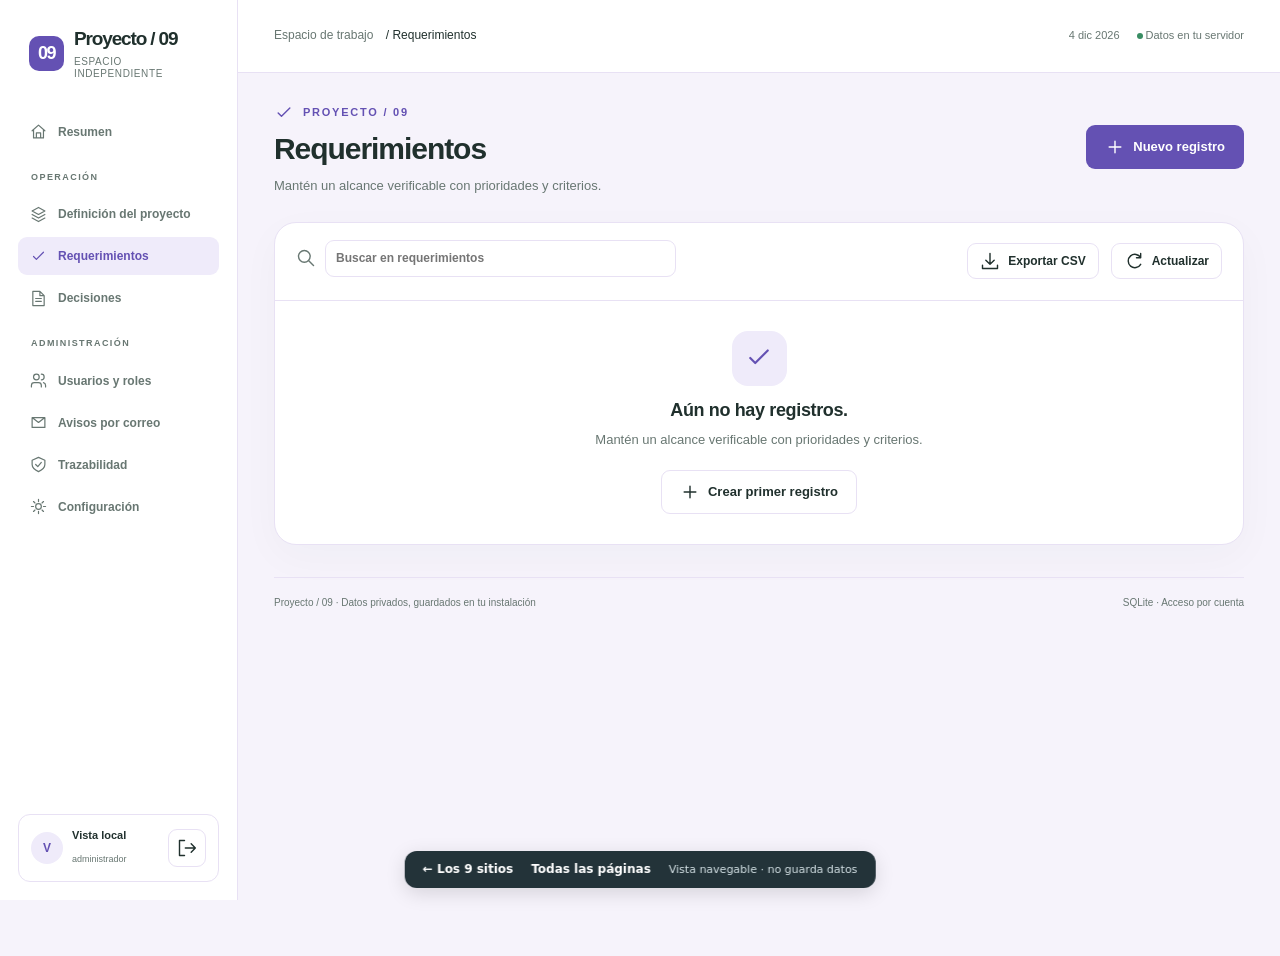
<file: 09_DANIEL_PROYECTO/panel/requerimientos/index.html>
<!DOCTYPE html>

<html lang="es"><head><script>window.R88_OFFLINE={"site": "09_DANIEL_PROYECTO", "route": "/panel/requerimientos/", "prefix": "../../", "routes": {"/": "index.html", "/acceso/": "acceso/index.html", "/panel/": "panel/index.html", "/panel/auditoria/": "panel/auditoria/index.html", "/panel/configuracion/": "panel/configuracion/index.html", "/panel/correos/": "panel/correos/index.html", "/panel/decisiones/": "panel/decisiones/index.html", "/panel/proyectos/": "panel/proyectos/index.html", "/panel/requerimientos/": "panel/requerimientos/index.html", "/panel/usuarios/": "panel/usuarios/index.html", "/mapa/": "mapa/index.html"}, "panel": "/panel/", "gallery": "../../ABRIR_SITIOS.html"};</script><script src="../../_local/lecturas.js"></script><script src="../../_local/navegacion.js"></script><meta charset="utf-8"/><meta content="width=device-width,initial-scale=1" name="viewport"/><title>Requerimientos · Proyecto / 09</title><meta content="Mantén un alcance verificable con prioridades y criterios." name="description"/><meta content="noindex,nofollow" name="robots"/><meta content="#2d2547" name="theme-color"/><meta content="Requerimientos · Proyecto / 09" property="og:title"/><meta content="Mantén un alcance verificable con prioridades y criterios." property="og:description"/><meta content="website" property="og:type"/><meta content="es_ES" property="og:locale"/><link href="../../assets/favicon.svg" rel="icon" type="image/svg+xml"/><link href="../../assets/style.css" rel="stylesheet"/><link href="../../assets/theme.css" rel="stylesheet"/><script defer="" src="../../assets/config.js"></script><script defer="" src="../../assets/app.js"></script><link href="../../_local/navegacion.css" rel="stylesheet"/></head><body class="theme-daniel app" data-module="requerimientos" data-page="module"><a class="skip" href="#content">Saltar al contenido</a><div class="drawer-backdrop"></div><aside class="sidebar"><a class="brand" data-r88-route="/" href="../../index.html"><span class="brand-mark">09</span><span data-brand="">Proyecto / 09<small>ESPACIO INDEPENDIENTE</small></span></a><nav aria-label="Módulos"><a class="nav-link" data-r88-route="/panel/" href="../index.html"><svg aria-hidden="true" class="icon" viewbox="0 0 24 24"><path d="M3 11l9-8 9 8M5 10v11h14V10M9 21v-7h6v7"></path></svg><span>Resumen</span></a><div class="nav-group">OPERACIÓN</div><a class="nav-link" data-r88-route="/panel/proyectos/" href="../proyectos/index.html"><svg aria-hidden="true" class="icon" viewbox="0 0 24 24"><path d="M3 7l9-5 9 5-9 5-9-5m0 5l9 5 9-5m-18 5l9 5 9-5"></path></svg><span>Definición del proyecto</span></a><a aria-current="page" class="nav-link active" data-r88-route="/panel/requerimientos/" href="index.html"><svg aria-hidden="true" class="icon" viewbox="0 0 24 24"><path d="M5 12l4 4L19 6"></path></svg><span>Requerimientos</span></a><a class="nav-link" data-r88-route="/panel/decisiones/" href="../decisiones/index.html"><svg aria-hidden="true" class="icon" viewbox="0 0 24 24"><path d="M4 2h10l6 6v14H4V2zM14 2v6h6M8 12h8M8 16h8"></path></svg><span>Decisiones</span></a><div class="nav-group">ADMINISTRACIÓN</div><a class="nav-link" data-admin-only="" data-r88-route="/panel/usuarios/" href="../usuarios/index.html"><svg aria-hidden="true" class="icon" viewbox="0 0 24 24"><path d="M16 21v-2a4 4 0 0 0-4-4H6a4 4 0 0 0-4 4v2M16 3a4 4 0 0 1 0 8M22 21v-2a4 4 0 0 0-3-3.9M13 7a4 4 0 1 1-8 0 4 4 0 0 1 8 0"></path></svg><span>Usuarios y roles</span></a><a class="nav-link" data-admin-only="" data-r88-route="/panel/correos/" href="../correos/index.html"><svg aria-hidden="true" class="icon" viewbox="0 0 24 24"><path d="M3 5h18v14H3zM3 5l9 7 9-7"></path></svg><span>Avisos por correo</span></a><a class="nav-link" data-admin-only="" data-r88-route="/panel/auditoria/" href="../auditoria/index.html"><svg aria-hidden="true" class="icon" viewbox="0 0 24 24"><path d="M12 2l9 4v6c0 6-9 10-9 10S3 18 3 12V6l9-4zM8 12l3 3 5-6"></path></svg><span>Trazabilidad</span></a><a class="nav-link" data-admin-only="" data-r88-route="/panel/configuracion/" href="../configuracion/index.html"><svg aria-hidden="true" class="icon" viewbox="0 0 24 24"><path d="M12 8a4 4 0 1 0 0 8 4 4 0 1 0 0-8M12 2v3M12 19v3M2 12h3M19 12h3M5 5l2 2M17 17l2 2M5 19l2-2M17 7l2-2"></path></svg><span>Configuración</span></a></nav><div class="side-foot"><div class="account-card"><span class="avatar" data-user-initial="">·</span><div class="account-text"><strong data-user-name="">Tu cuenta</strong><small data-user-role="">Acceso privado</small></div><button aria-label="Cerrar sesión" class="icon-btn" data-action="logout"><svg aria-hidden="true" class="icon" viewbox="0 0 24 24"><path d="M9 3H3v18h6M10 12h12M17 7l5 5-5 5"></path></svg></button></div></div></aside><div class="app-wrap"><header class="topbar"><div class="row"><button aria-expanded="false" aria-label="Abrir navegación" class="icon-btn mobile-menu" data-menu=""><svg aria-hidden="true" class="icon" viewbox="0 0 24 24"><path d="M3 6h18M3 12h18M3 18h18"></path></svg></button><div class="breadcrumb">Espacio de trabajo <span>/ Requerimientos</span></div></div><div class="topbar-right"><time data-today=""></time><span class="desktop-only"><span class="status-dot"></span> Datos en tu servidor</span></div></header><main class="workspace"><div id="content"><div class="loading"><span class="spinner"></span><p>Cargando tu espacio de trabajo…</p></div></div><footer class="app-footer"><span>Proyecto / 09 · Datos privados, guardados en tu instalación</span><span>SQLite · Acceso por cuenta</span></footer></main></div><noscript><div class="connection-banner">Activa JavaScript para utilizar los formularios.</div></noscript></body></html>
</file>
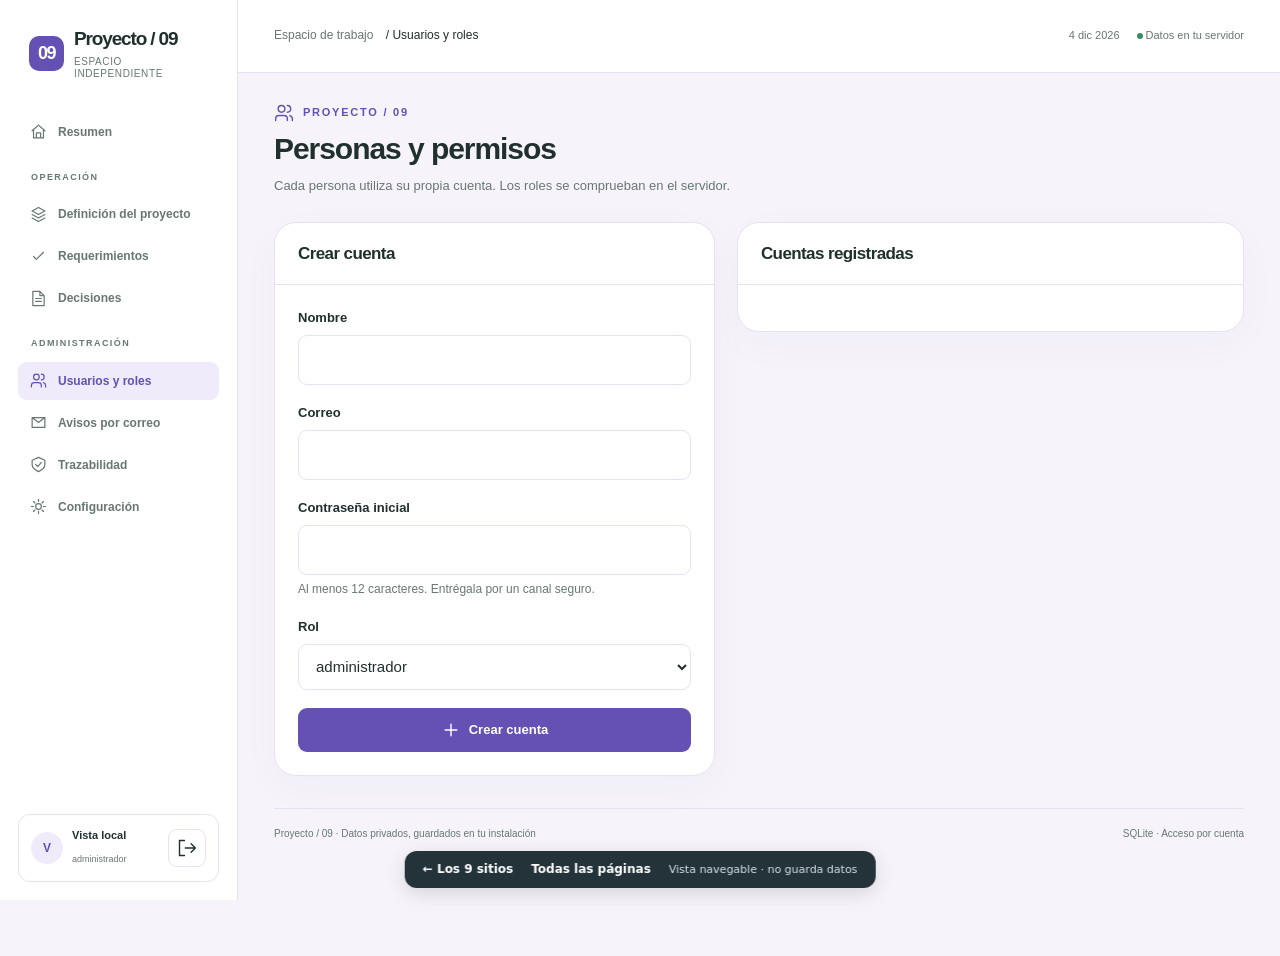
<file: 09_DANIEL_PROYECTO/panel/usuarios/index.html>
<!DOCTYPE html>

<html lang="es"><head><script>window.R88_OFFLINE={"site": "09_DANIEL_PROYECTO", "route": "/panel/usuarios/", "prefix": "../../", "routes": {"/": "index.html", "/acceso/": "acceso/index.html", "/panel/": "panel/index.html", "/panel/auditoria/": "panel/auditoria/index.html", "/panel/configuracion/": "panel/configuracion/index.html", "/panel/correos/": "panel/correos/index.html", "/panel/decisiones/": "panel/decisiones/index.html", "/panel/proyectos/": "panel/proyectos/index.html", "/panel/requerimientos/": "panel/requerimientos/index.html", "/panel/usuarios/": "panel/usuarios/index.html", "/mapa/": "mapa/index.html"}, "panel": "/panel/", "gallery": "../../ABRIR_SITIOS.html"};</script><script src="../../_local/lecturas.js"></script><script src="../../_local/navegacion.js"></script><meta charset="utf-8"/><meta content="width=device-width,initial-scale=1" name="viewport"/><title>Usuarios y roles · Proyecto / 09</title><meta content="Define el objetivo, registra requisitos y conserva decisiones de tu proyecto." name="description"/><meta content="noindex,nofollow" name="robots"/><meta content="#2d2547" name="theme-color"/><meta content="Usuarios y roles · Proyecto / 09" property="og:title"/><meta content="Define el objetivo, registra requisitos y conserva decisiones de tu proyecto." property="og:description"/><meta content="website" property="og:type"/><meta content="es_ES" property="og:locale"/><link href="../../assets/favicon.svg" rel="icon" type="image/svg+xml"/><link href="../../assets/style.css" rel="stylesheet"/><link href="../../assets/theme.css" rel="stylesheet"/><script defer="" src="../../assets/config.js"></script><script defer="" src="../../assets/app.js"></script><link href="../../_local/navegacion.css" rel="stylesheet"/></head><body class="theme-daniel app" data-module="usuarios" data-page="tool"><a class="skip" href="#content">Saltar al contenido</a><div class="drawer-backdrop"></div><aside class="sidebar"><a class="brand" data-r88-route="/" href="../../index.html"><span class="brand-mark">09</span><span data-brand="">Proyecto / 09<small>ESPACIO INDEPENDIENTE</small></span></a><nav aria-label="Módulos"><a class="nav-link" data-r88-route="/panel/" href="../index.html"><svg aria-hidden="true" class="icon" viewbox="0 0 24 24"><path d="M3 11l9-8 9 8M5 10v11h14V10M9 21v-7h6v7"></path></svg><span>Resumen</span></a><div class="nav-group">OPERACIÓN</div><a class="nav-link" data-r88-route="/panel/proyectos/" href="../proyectos/index.html"><svg aria-hidden="true" class="icon" viewbox="0 0 24 24"><path d="M3 7l9-5 9 5-9 5-9-5m0 5l9 5 9-5m-18 5l9 5 9-5"></path></svg><span>Definición del proyecto</span></a><a class="nav-link" data-r88-route="/panel/requerimientos/" href="../requerimientos/index.html"><svg aria-hidden="true" class="icon" viewbox="0 0 24 24"><path d="M5 12l4 4L19 6"></path></svg><span>Requerimientos</span></a><a class="nav-link" data-r88-route="/panel/decisiones/" href="../decisiones/index.html"><svg aria-hidden="true" class="icon" viewbox="0 0 24 24"><path d="M4 2h10l6 6v14H4V2zM14 2v6h6M8 12h8M8 16h8"></path></svg><span>Decisiones</span></a><div class="nav-group">ADMINISTRACIÓN</div><a aria-current="page" class="nav-link active" data-admin-only="" data-r88-route="/panel/usuarios/" href="index.html"><svg aria-hidden="true" class="icon" viewbox="0 0 24 24"><path d="M16 21v-2a4 4 0 0 0-4-4H6a4 4 0 0 0-4 4v2M16 3a4 4 0 0 1 0 8M22 21v-2a4 4 0 0 0-3-3.9M13 7a4 4 0 1 1-8 0 4 4 0 0 1 8 0"></path></svg><span>Usuarios y roles</span></a><a class="nav-link" data-admin-only="" data-r88-route="/panel/correos/" href="../correos/index.html"><svg aria-hidden="true" class="icon" viewbox="0 0 24 24"><path d="M3 5h18v14H3zM3 5l9 7 9-7"></path></svg><span>Avisos por correo</span></a><a class="nav-link" data-admin-only="" data-r88-route="/panel/auditoria/" href="../auditoria/index.html"><svg aria-hidden="true" class="icon" viewbox="0 0 24 24"><path d="M12 2l9 4v6c0 6-9 10-9 10S3 18 3 12V6l9-4zM8 12l3 3 5-6"></path></svg><span>Trazabilidad</span></a><a class="nav-link" data-admin-only="" data-r88-route="/panel/configuracion/" href="../configuracion/index.html"><svg aria-hidden="true" class="icon" viewbox="0 0 24 24"><path d="M12 8a4 4 0 1 0 0 8 4 4 0 1 0 0-8M12 2v3M12 19v3M2 12h3M19 12h3M5 5l2 2M17 17l2 2M5 19l2-2M17 7l2-2"></path></svg><span>Configuración</span></a></nav><div class="side-foot"><div class="account-card"><span class="avatar" data-user-initial="">·</span><div class="account-text"><strong data-user-name="">Tu cuenta</strong><small data-user-role="">Acceso privado</small></div><button aria-label="Cerrar sesión" class="icon-btn" data-action="logout"><svg aria-hidden="true" class="icon" viewbox="0 0 24 24"><path d="M9 3H3v18h6M10 12h12M17 7l5 5-5 5"></path></svg></button></div></div></aside><div class="app-wrap"><header class="topbar"><div class="row"><button aria-expanded="false" aria-label="Abrir navegación" class="icon-btn mobile-menu" data-menu=""><svg aria-hidden="true" class="icon" viewbox="0 0 24 24"><path d="M3 6h18M3 12h18M3 18h18"></path></svg></button><div class="breadcrumb">Espacio de trabajo <span>/ Usuarios y roles</span></div></div><div class="topbar-right"><time data-today=""></time><span class="desktop-only"><span class="status-dot"></span> Datos en tu servidor</span></div></header><main class="workspace"><div id="content"><div class="loading"><span class="spinner"></span><p>Cargando tu espacio de trabajo…</p></div></div><footer class="app-footer"><span>Proyecto / 09 · Datos privados, guardados en tu instalación</span><span>SQLite · Acceso por cuenta</span></footer></main></div><noscript><div class="connection-banner">Activa JavaScript para utilizar los formularios.</div></noscript></body></html>
</file>
<file: 09_DANIEL_PROYECTO/assets/style.css>
:root{--accent:#176653;--dark:#173f36;--soft:#e8f2e6;--bg:#f5f7f6;--paper:#fff;--ink:#20302d;--muted:#687772;--line:#e1e7e4;--radius:18px;--shadow:0 12px 40px #173f3608;font-family:Inter,ui-sans-serif,-apple-system,BlinkMacSystemFont,"Segoe UI",sans-serif;color:var(--ink);background:var(--bg);font-synthesis:none}
*{box-sizing:border-box}body{margin:0;font-size:15px;line-height:1.6;color:var(--ink);background:var(--bg)}button,input,textarea,select{font:inherit}button,a,input,textarea,select{-webkit-tap-highlight-color:transparent}button,a{touch-action:manipulation}button{cursor:pointer}a{color:inherit;text-decoration:none}a:hover{text-decoration:none}button:disabled{cursor:not-allowed;opacity:.5}img{max-width:100%;height:auto;display:block}svg{display:inline-block;vertical-align:middle}h1,h2,h3,p{margin:0}h1,h2,h3{line-height:1.16;letter-spacing:-.035em}h1{font-size:clamp(32px,4vw,56px);font-weight:750}h2{font-size:24px}h3{font-size:17px;letter-spacing:-.02em}p{color:var(--muted)}small,.small{font-size:12px}strong{font-weight:650}button{border:0}input,select,textarea{width:100%;border:1px solid var(--line);background:var(--paper);color:var(--ink);padding:12px 13px;border-radius:9px;outline:none;min-height:46px}input:focus,select:focus,textarea:focus{border-color:var(--accent);box-shadow:0 0 0 3px color-mix(in srgb,var(--accent) 12%,transparent)}input[type=checkbox]{width:18px;min-height:18px;accent-color:var(--accent);flex-shrink:0}textarea{resize:vertical;min-height:100px}label{font-size:13px;font-weight:600;display:block;margin-bottom:6px}label small{font-weight:400;color:var(--muted)}:focus-visible{outline:3px solid var(--accent);outline-offset:3px}::selection{background:var(--soft)}.skip{position:fixed;top:-100px;left:10px;z-index:1000;background:var(--dark);color:white;padding:12px}.skip:focus{top:10px}.icon{width:20px;height:20px;fill:none;stroke:currentColor;stroke-width:1.7;stroke-linecap:round;stroke-linejoin:round;flex-shrink:0}.icon-lg{width:30px;height:30px}.btn{display:inline-flex;align-items:center;justify-content:center;gap:8px;min-height:44px;padding:11px 18px;background:var(--accent);color:white;border:1px solid transparent;border-radius:9px;font-size:13px;font-weight:650;white-space:normal;line-height:1.4;transition:transform .16s,filter .16s}.btn:hover{filter:brightness(.94);transform:translateY(-1px)}.btn.secondary{background:var(--paper);color:var(--ink);border-color:var(--line)}.btn.ghost{background:transparent;color:var(--ink);border-color:var(--line)}.btn.text{padding:7px 9px;min-height:34px;background:transparent;color:var(--accent);border-color:transparent}.btn.danger{background:#fff1ef;color:#a4261c;border-color:#f5d4d0}.btn.small{padding:7px 12px;min-height:36px;font-size:12px}.btn.full{width:100%}.icon-btn{width:38px;height:38px;display:inline-grid;place-items:center;background:var(--paper);border:1px solid var(--line);border-radius:9px;color:var(--ink)}.eyebrow{font-size:11px;text-transform:uppercase;letter-spacing:.16em;font-weight:750;color:var(--accent);display:flex;align-items:center;gap:9px}.muted{color:var(--muted)}.mono,code,pre{font-family:ui-monospace,SFMono-Regular,Consolas,monospace}.mono{font-size:12px}.pill{display:inline-flex;align-items:center;gap:6px;font-size:11px;font-weight:600;padding:4px 9px;border-radius:99px;background:var(--soft);color:var(--accent);white-space:nowrap}.pill.ok{color:#1e6851;background:#e9f5ed}.pill.warn{color:#805b16;background:#fcf0cd}.pill.bad{color:#a33d31;background:#fdece9}.divider{height:1px;background:var(--line);margin:24px 0}.row{display:flex;align-items:center;gap:12px;flex-wrap:wrap}.between{display:flex;align-items:center;justify-content:space-between;gap:16px}.stack{display:grid;gap:18px}.mt{margin-top:24px}.mb{margin-bottom:24px}.wide{grid-column:1/-1}.hidden,[hidden]{display:none!important}.notice{padding:13px 16px;background:var(--soft);border-left:3px solid var(--accent);border-radius:0 9px 9px 0;color:var(--ink);font-size:13px;line-height:1.6}.notice.warn{background:#fff5db;border-color:#b67b1e;color:#674d21}.help{font-size:12px;color:var(--muted);margin-top:5px}.error{color:#ad3027;font-size:13px}.form-check{display:flex;align-items:flex-start;gap:10px;font-weight:400;font-size:13px}.form-grid{display:grid;grid-template-columns:repeat(2,minmax(0,1fr));gap:18px}.form-grid>div{min-width:0}.field-file{background:var(--bg);padding:12px;border:1px dashed var(--line);border-radius:9px}.field-file input{border:0;padding:5px;background:transparent;font-size:12px}.field-file img{width:86px;height:70px;object-fit:cover;border-radius:5px;margin-top:10px}
/* Navegación de trabajo */
.sidebar{width:238px;position:fixed;inset:0 auto 0 0;z-index:35;display:flex;flex-direction:column;background:var(--paper);border-right:1px solid var(--line);padding:28px 18px 18px;overflow:auto}.brand{display:flex;align-items:center;gap:10px;font-size:19px;font-weight:750;letter-spacing:-.06em;line-height:1.2}.brand-mark{width:35px;height:35px;display:grid;place-items:center;background:var(--accent);color:#fff;border-radius:10px;font-size:18px;letter-spacing:-.08em;flex-shrink:0}.brand small{display:block;color:var(--muted);font-size:10px;letter-spacing:.06em;font-weight:500;margin-top:5px}.sidebar .brand{padding:0 11px;margin-bottom:33px}.nav-group{font-size:9px;letter-spacing:.16em;font-weight:700;color:var(--muted);padding:15px 13px 7px}.sidebar nav{display:grid;gap:4px}.nav-link{display:flex;align-items:center;gap:11px;padding:10px 12px;color:var(--muted);border-radius:9px;font-size:12px;font-weight:550;line-height:1.5}.nav-link .icon{width:17px;height:17px}.nav-link:hover{background:var(--bg);color:var(--ink)}.nav-link.active{background:var(--soft);color:var(--accent);font-weight:700}.side-foot{margin-top:auto;padding-top:24px}.account-card{border:1px solid var(--line);border-radius:12px;padding:12px;display:flex;gap:9px;align-items:center}.avatar{width:32px;height:32px;border-radius:50%;display:grid;place-items:center;background:var(--soft);color:var(--accent);font-weight:700;font-size:12px;flex-shrink:0}.account-card .account-text{overflow:hidden;flex:1}.account-card strong{display:block;white-space:nowrap;overflow:hidden;text-overflow:ellipsis;font-size:11px}.account-card small{font-size:9px;color:var(--muted)}.app-wrap{margin-left:238px;min-height:100vh}.topbar{height:73px;display:flex;align-items:center;justify-content:space-between;padding:0 36px;background:var(--paper);border-bottom:1px solid var(--line);gap:20px}.breadcrumb{color:var(--muted);font-size:12px}.breadcrumb span{color:var(--ink);margin-left:9px}.status-dot{width:6px;height:6px;border-radius:50%;background:#398d63;display:inline-block}.topbar-right{display:flex;align-items:center;gap:17px;font-size:11px;color:var(--muted)}.mobile-menu{display:none}.workspace{padding:30px 36px 45px;max-width:1600px;margin:auto}.page-intro{display:flex;align-items:flex-start;justify-content:space-between;gap:20px;margin-bottom:25px}.page-intro h1{font-size:30px;margin:9px 0}.page-intro p{font-size:13px;max-width:650px}.page-intro .btn{margin-top:22px;flex-shrink:0}.dashboard-hero{display:grid;grid-template-columns:1fr 210px;align-items:center;gap:22px;background:var(--dark);color:white;padding:30px 33px;border-radius:var(--radius);position:relative;overflow:hidden}.dashboard-hero .eyebrow{color:#ffffffa1}.dashboard-hero h1{font-size:34px;max-width:570px;margin:12px 0}.dashboard-hero p{color:#ffffffb5;font-size:13px;max-width:500px}.dashboard-hero .btn{margin-top:23px;background:#fff;color:var(--dark)}.hero-symbol{display:flex;justify-content:center;align-items:center;gap:8px;opacity:.9}.hero-symbol .cell{width:52px;height:90px;border:1px solid #ffffff38;border-radius:40px;display:grid;place-items:center;background:#ffffff08}.hero-symbol .cell:nth-child(2){height:150px;background:var(--accent)}.hero-symbol .icon{width:25px;height:25px}.stats{display:grid;grid-template-columns:repeat(3,minmax(0,1fr));gap:16px;margin:22px 0}.stat{background:var(--paper);border:1px solid var(--line);border-radius:14px;padding:19px 22px;display:flex;align-items:center;gap:16px}.stat .stat-icon{height:41px;width:41px;border-radius:12px;background:var(--soft);color:var(--accent);display:grid;place-items:center;flex-shrink:0}.stat .value{font-size:27px;font-weight:750;line-height:1.2;letter-spacing:-.04em}.stat .label{font-size:11px;color:var(--muted);margin-top:4px}.dashboard-grid{display:grid;grid-template-columns:minmax(0,1.65fr) minmax(270px,1fr);gap:22px}.panel{background:var(--paper);border:1px solid var(--line);border-radius:var(--radius);overflow:hidden;box-shadow:var(--shadow)}.panel-head{padding:21px 23px;border-bottom:1px solid var(--line);display:flex;align-items:center;justify-content:space-between;gap:15px}.panel-head h2{font-size:17px}.panel-body{padding:23px}.list-row{display:flex;align-items:center;justify-content:space-between;gap:14px;padding:14px 0;border-bottom:1px solid var(--line);font-size:13px}.list-row:last-child{border:0}.list-row .title{font-weight:600}.list-row p{font-size:11px;margin-top:4px}.step{display:flex;gap:12px;padding:13px 0}.step-num{width:28px;height:28px;background:var(--soft);border-radius:8px;color:var(--accent);font:600 11px/28px ui-monospace,monospace;text-align:center;flex-shrink:0}.step strong{font-size:12px}.step p{font-size:11px;margin-top:3px}.empty{padding:30px 24px;text-align:center;max-width:570px;margin:auto}.empty .empty-icon{background:var(--soft);border-radius:16px;color:var(--accent);width:55px;height:55px;display:grid;place-items:center;margin:0 auto 14px}.empty h3{font-size:18px;margin-bottom:9px}.empty p{font-size:13px;max-width:400px;margin:auto}.empty .btn{margin-top:20px}.toolbar{padding:17px 21px;display:flex;gap:14px;align-items:center;justify-content:space-between;border-bottom:1px solid var(--line)}.search{display:flex;align-items:center;gap:9px;flex:1;max-width:380px;color:var(--muted)}.search input{min-height:37px;padding:8px 10px;font-size:12px}.table-wrap{overflow:auto;max-width:100%}table{border-collapse:collapse;width:100%;font-size:12px;text-align:left}th{padding:12px 20px;background:var(--bg);font-size:10px;color:var(--muted);font-weight:600;border-bottom:1px solid var(--line);white-space:nowrap}td{padding:15px 20px;border-bottom:1px solid var(--line);vertical-align:middle;max-width:300px;overflow-wrap:anywhere}tbody tr:last-child td{border-bottom:0}tbody tr:hover{background:color-mix(in srgb,var(--soft) 32%,var(--paper))}.cell-title{font-weight:600}.table-count{font-size:11px;color:var(--muted);padding:12px 21px;border-top:1px solid var(--line)}.table-actions{display:flex;gap:5px;justify-content:flex-end;align-items:center;min-width:75px}.thumb{width:45px;height:45px;object-fit:cover;border-radius:7px}.tool-layout{display:grid;grid-template-columns:minmax(0,1fr) minmax(0,1.15fr);gap:22px;align-items:start}.tool-layout .panel-body{display:grid;gap:17px}.code-area{font-family:ui-monospace,monospace;font-size:12px;min-height:230px;line-height:1.65}.line-editor{border:1px solid var(--line);border-radius:10px;padding:12px;background:var(--bg);display:grid;gap:9px}.line-row{display:grid;grid-template-columns:minmax(90px,2fr) minmax(65px,.65fr) minmax(70px,.8fr) 35px;gap:7px;align-items:center}.line-row input,.line-row select{font-size:12px;padding:8px;min-width:0}.report-section{padding:20px 0;border-bottom:1px solid var(--line)}.report-section h3{margin-bottom:12px}.report-section p{font-size:12px;margin-top:10px}.report-section table{border:1px solid var(--line)}.progress{height:5px;background:var(--line);border-radius:10px;overflow:hidden;min-width:70px}.progress div{height:100%;background:var(--accent)}.flow{display:flex;gap:7px;align-items:center;flex-wrap:wrap;padding:17px 23px;background:var(--soft);font-size:10px;font-weight:600;color:var(--accent)}.flow .icon{width:12px;height:12px}.app-footer{margin-top:32px;display:flex;align-items:center;justify-content:space-between;font-size:10px;color:var(--muted);border-top:1px solid var(--line);padding-top:17px;gap:15px}
/* Personalidades de cada espacio */
.theme-triada{--bg:#f6f5fa;--line:#e7e4ef;--radius:19px}.theme-triada .dashboard-hero{background:#393353}.theme-triada .dashboard-hero h1{font-weight:650}.theme-rider{--bg:#f6f8fd;--ink:#182540;--line:#e1e7f4;--radius:13px}.theme-rider .dashboard-hero{border-radius:6px}.theme-marianela{--bg:#fbf8f3;--ink:#382821;--line:#e9ded3;--radius:4px}.theme-marianela h1,.theme-marianela .public-hero h2{font-family:Georgia,serif;font-weight:400}.theme-marianela .brand{font-family:Georgia,serif;font-size:24px;letter-spacing:-.04em}.theme-marianela .btn{border-radius:2px}.theme-marianela .dashboard-hero{border-radius:3px}.theme-james{--bg:#111616;--paper:#1b2221;--ink:#f4f5ef;--muted:#a2ada8;--line:#35403c;--radius:8px}.theme-james .btn{color:#171c1a}.theme-james .btn.secondary,.theme-james .btn.ghost{color:var(--ink)}.theme-james .dashboard-hero{background:#252f2b;border:1px solid var(--line)}.theme-james .brand-mark{color:#1b2221}.theme-huella{--bg:#f7f9f5;--ink:#253c34;--line:#e0e8dd;--radius:22px}.theme-huella .sidebar{background:#fffefa}.theme-huella .public-hero{background:#eff3e8}.theme-marcelo{--bg:#eef2f7;--ink:#1a2940;--line:#dce3ec;--radius:8px}.theme-marcelo .sidebar{background:#101d34;color:white;border:0}.theme-marcelo .sidebar .nav-link,.theme-marcelo .sidebar small,.theme-marcelo .sidebar .nav-group{color:#a9b9d0}.theme-marcelo .sidebar .nav-link.active{background:#20395d;color:white}.theme-marcelo .account-card{border-color:#30435f}.theme-marcelo .dashboard-hero{background:#152c4b}.theme-marcelo .page-intro h1{font-weight:700}.theme-marcelo .panel{box-shadow:none}.theme-obra{--bg:#f6f5f2;--ink:#2c3031;--line:#e2e1dc;--radius:10px}.theme-obra .sidebar{background:#272d2c;border:0;color:#fff}.theme-obra .sidebar .nav-link,.theme-obra .sidebar small,.theme-obra .sidebar .nav-group{color:#aebbb5}.theme-obra .sidebar .nav-link.active{background:#f3e0ce;color:#804327}.theme-obra .account-card{border-color:#49514c}.theme-obra .dashboard-hero{background:#373d37}.theme-nodo{--bg:#f5f7f5;--radius:5px}.theme-nodo h1,.theme-nodo h2,.theme-nodo .eyebrow{font-family:ui-monospace,monospace;letter-spacing:-.05em}.theme-nodo .brand-mark{border-radius:3px}.theme-nodo .dashboard-hero{background:#193c34}.theme-daniel{--bg:#f6f3fb;--line:#e8e1f4;--radius:22px}
/* Web pública */
.public{background:var(--bg)}.public-header{height:86px;max-width:1440px;padding:0 5%;margin:auto;display:flex;align-items:center;justify-content:space-between;gap:25px}.public-header nav{display:flex;align-items:center;gap:29px;font-size:12px;font-weight:550}.public-header nav a.active{color:var(--accent)}.public-header .private-link{font-size:11px;border:1px solid var(--line);border-radius:50px;padding:8px 12px}.public-header .brand small{display:none}.public-main{max-width:1440px;margin:0 auto;padding:0 5%}.public-hero{display:grid;grid-template-columns:minmax(0,1.1fr) minmax(0,1fr);gap:30px;align-items:center;border-radius:28px;overflow:hidden;position:relative;margin:12px 0 40px;padding:55px 50px;background:var(--paper)}.public-hero h1{font-size:clamp(38px,4.6vw,66px);line-height:1.04;letter-spacing:-.05em;max-width:640px;margin:20px 0}.public-hero p{font-size:15px;max-width:440px;line-height:1.8}.public-hero .row{margin-top:29px}.hero-image{position:relative}.hero-image img{width:100%;aspect-ratio:1;object-fit:cover;border-radius:25px}.image-label{position:absolute;left:18px;bottom:18px;background:#ffffffec;color:#2b3c36;backdrop-filter:blur(6px);padding:12px 16px;border-radius:12px;font-size:11px;display:flex;align-items:center;gap:10px;box-shadow:0 8px 24px #0001}.public-section{margin:48px 0}.section-heading{display:flex;justify-content:space-between;align-items:end;gap:20px;margin-bottom:24px}.section-heading h2{font-size:29px}.section-heading p{font-size:13px;max-width:500px;margin-top:10px}.feature-strip{display:grid;grid-template-columns:repeat(3,1fr);gap:25px;margin:20px 0 40px}.feature{display:flex;gap:14px;align-items:flex-start;padding:14px 8px}.feature>.icon{color:var(--accent);width:26px;height:26px}.feature h3{font-size:15px;margin:1px 0 6px}.feature p{font-size:12px}.public-footer{border-top:1px solid var(--line);max-width:1440px;margin:65px auto 0;padding:30px 5%;display:flex;align-items:center;justify-content:space-between;gap:25px;font-size:11px;color:var(--muted)}.public-footer nav{display:flex;gap:19px}.public-heading{padding:45px 0 30px;max-width:780px}.public-heading h1{margin:14px 0;font-size:46px}.public-heading p{font-size:14px}.public-grid{display:grid;grid-template-columns:repeat(3,minmax(0,1fr));gap:22px}.public-card{background:var(--paper);border:1px solid var(--line);border-radius:var(--radius);overflow:hidden}.public-card>img{width:100%;aspect-ratio:1;object-fit:cover}.public-card .card-body{padding:22px}.public-card p{font-size:13px;margin:10px 0 18px}.public-card .card-meta{font-size:11px;color:var(--muted)}.public-card h3{font-size:21px}.public-card .price{font-size:18px;font-weight:600;margin:15px 0}.product-blank{aspect-ratio:1;background:var(--soft);display:grid;place-items:center;color:var(--accent)}.product-blank .icon{width:55px;height:55px}.booking-grid{display:grid;grid-template-columns:1.35fr .8fr;gap:26px;align-items:start}.booking-summary{background:var(--dark);color:white;padding:30px;border-radius:var(--radius)}.booking-summary p{color:#ffffffb3;font-size:13px}.booking-summary h2{font-size:24px;margin:17px 0}.booking-summary .eyebrow{color:#fff9}.booking-summary .divider{background:#ffffff29}.slots{display:grid;grid-template-columns:repeat(4,1fr);gap:8px}.slot{background:var(--paper);border:1px solid var(--line);color:var(--ink);padding:10px 8px;border-radius:8px;font-size:12px}.slot.active{background:var(--accent);border-color:var(--accent);color:white}.faq{border-top:1px solid var(--line);max-width:850px}.faq details{padding:17px 0;border-bottom:1px solid var(--line)}.faq summary{font-size:15px;font-weight:600;cursor:pointer}.faq p{font-size:13px;padding-top:12px;max-width:730px}.theme-rider .public-hero{background:var(--dark);color:white;border-radius:4px;padding:55px}.theme-rider .public-hero .eyebrow{color:#a5c0ff}.theme-rider .public-hero p{color:#c2cfe9}.theme-rider .hero-image img{border-radius:3px}.theme-rider .public-hero .btn{background:#c5e457;color:#1b2e21}.theme-rider .public-hero .btn.secondary{background:transparent;color:white;border-color:#526386}.theme-marianela .public-hero{padding:0 0 0 55px;background:#f1e7db;border-radius:0;gap:60px}.theme-marianela .hero-image img{border-radius:0;aspect-ratio:.88}.theme-marianela .public-hero h1{font-size:clamp(46px,5.8vw,82px);letter-spacing:-.055em}.theme-marianela .public-grid{gap:25px}.theme-marianela .public-card{border:0;background:transparent}.theme-marianela .public-card .card-body{padding:15px 0}.theme-james .public-hero{background:transparent;padding:30px 0;gap:60px;grid-template-columns:1fr 1.1fr}.theme-james .public-hero h1{font-size:clamp(50px,6vw,82px);font-weight:500}.theme-james .hero-image img{border-radius:0;filter:saturate(.45)}.theme-james .hero-image{border:1px solid var(--line);padding:14px}.theme-james .public-header{height:100px}.theme-james .image-label{display:none}.theme-james .public-grid{grid-template-columns:repeat(3,minmax(0,1fr));gap:18px}.theme-james .public-card{border:0}.theme-james .public-card>img{aspect-ratio:.82}.theme-james .feature-strip{border-top:1px solid var(--line);border-bottom:1px solid var(--line);padding:20px 0}.theme-huella .public-hero{padding:40px 45px 40px 50px}.theme-huella .hero-image img{border-radius:45% 45% 15px 15px}.theme-huella .image-label{left:0;bottom:30px}.theme-huella .public-hero h1{font-size:clamp(42px,5.2vw,73px)}.theme-huella .btn{border-radius:50px}.lightbox{padding:0;background:#000;border:0}.lightbox img{max-height:85vh;max-width:90vw;object-fit:contain}.lightbox .close-modal{position:absolute;right:12px;top:12px}.photo-toolbar{display:flex;gap:12px;margin-bottom:22px;max-width:600px}.photo-toolbar input,.photo-toolbar select{font-size:13px}
/* Acceso y ventanas */
.access{display:grid;grid-template-columns:1fr 1fr;min-height:100vh}.access-story{padding:60px 12%;background:var(--dark);color:#fff;display:flex;flex-direction:column;justify-content:space-between;gap:50px}.access-story .brand small{color:#ffffff8c}.access-story h1{font-size:clamp(40px,4.7vw,68px);margin:18px 0}.access-story .eyebrow{color:#ffffff85}.access-story p{color:#ffffffb5;font-size:14px}.access-story .mini-proof{display:grid;gap:16px;margin-top:35px}.mini-proof .row{font-size:12px;color:#fff9;gap:12px}.mini-proof .icon{color:#fff}.access-story footer{font-size:11px;color:#ffffff75}.access-form-area{padding:65px 12%;display:flex;align-items:center;justify-content:center;background:var(--paper)}.access-form{width:100%;max-width:400px}.access-form h2{font-size:30px}.access-form>p{margin:12px 0 26px;font-size:13px}.access-form form{display:grid;gap:18px}.access-form .help{margin-top:17px}.access-form .notice{margin-bottom:20px}.access-error{margin-top:14px}.access-form .back-link{font-size:12px;margin-top:25px;display:inline-flex;color:var(--accent)}dialog{width:min(760px,calc(100% - 32px));max-height:90vh;border:1px solid var(--line);border-radius:18px;padding:0;background:var(--paper);color:var(--ink);box-shadow:0 40px 120px #0004}dialog::backdrop{background:#14211991;backdrop-filter:blur(3px)}.modal-head{padding:22px 26px;border-bottom:1px solid var(--line);display:flex;align-items:center;justify-content:space-between;gap:15px;position:sticky;top:0;background:var(--paper);z-index:2}.modal-head h2{font-size:22px}.modal-body{padding:26px;max-height:calc(90vh - 168px);overflow:auto}.modal-foot{display:flex;justify-content:flex-end;gap:10px;border-top:1px solid var(--line);padding:17px 26px;background:var(--paper)}.toast{position:fixed;right:25px;bottom:25px;max-width:min(450px,calc(100% - 36px));padding:15px 20px;border-radius:12px;color:white;background:#274c3d;box-shadow:0 10px 30px #0003;z-index:300;font-size:13px;line-height:1.5;display:flex;gap:14px;align-items:center}.toast.error-toast{background:#943e31}.connection-banner{background:#fff1cf;color:#694c15;padding:15px;text-align:center;font-size:13px}.loading{padding:50px 20px;text-align:center;color:var(--muted)}.spinner{display:inline-block;width:22px;height:22px;border:2px solid var(--line);border-top-color:var(--accent);border-radius:50%;animation:spin .8s linear infinite;margin-bottom:13px}@keyframes spin{to{transform:rotate(360deg)}}.drawer-backdrop{display:none}.cart-row{display:grid;grid-template-columns:65px 1fr 85px 100px 36px;gap:18px;align-items:center;padding:18px 0;border-bottom:1px solid var(--line)}.cart-row img{width:65px;height:75px;object-fit:cover}.cart-row input{padding:7px;min-height:38px}.cart-row h3{font-size:16px}.cart-row p{font-size:12px}.total-line{font-size:24px;font-weight:700}.legal{max-width:800px}.legal h2{margin:25px 0 12px}.legal p{font-size:14px;margin-bottom:14px}.chip-link{padding:9px 13px;background:var(--paper);border:1px solid var(--line);border-radius:8px;display:flex;align-items:center;gap:8px;font-size:11px}.chip-link:hover{border-color:var(--accent)}
@media(min-width:1600px){.workspace{padding-top:40px}.public-hero{margin-top:24px}.dashboard-hero{padding:38px}.dashboard-hero h1{font-size:40px}}
@media(max-width:1150px){.sidebar{width:211px;padding:24px 12px}.app-wrap{margin-left:211px}.workspace{padding:26px}.topbar{padding:0 26px}.dashboard-grid{grid-template-columns:1.3fr 1fr}.dashboard-hero{grid-template-columns:1fr 130px;padding:28px}.hero-symbol .cell{width:36px}.dashboard-hero h1{font-size:30px}.stats{gap:12px}.stat{padding:16px 14px;gap:11px}.stat .stat-icon{width:34px;height:34px}.public-hero{padding:40px 30px;gap:25px}.public-header nav{gap:18px}.theme-rider .public-hero{padding:38px}.theme-marianela .public-hero{padding-left:35px;gap:30px}.access-story,.access-form-area{padding:55px 9%}.public-grid{grid-template-columns:repeat(2,minmax(0,1fr))}}
@media(max-width:900px){.sidebar{transform:translateX(-100%);transition:transform .2s;width:240px;box-shadow:10px 0 40px #0001}.sidebar.open{transform:translateX(0)}.app-wrap{margin-left:0}.mobile-menu{display:inline-grid;place-items:center}.topbar{padding:0 22px;height:66px}.workspace{padding:24px}.drawer-backdrop.open{display:block;position:fixed;inset:0;background:#0005;z-index:34}.public-header{height:75px}.public-header nav{display:none;position:absolute;left:5%;right:5%;top:70px;z-index:40;background:var(--paper);padding:22px;border:1px solid var(--line);border-radius:12px;box-shadow:var(--shadow)}.public-header nav.open{display:grid;gap:20px}.public-header .mobile-menu{margin-left:auto}.public-hero h1{font-size:43px}.public-hero p{font-size:13px}.feature-strip{gap:12px}.booking-grid{grid-template-columns:1.3fr .85fr;gap:18px}.tool-layout{grid-template-columns:1fr}.access-story{padding:45px 8%}.access-story h1{font-size:42px}.access-form-area{padding:40px 8%}.theme-james .public-hero{gap:30px}.theme-james .public-hero h1{font-size:52px}}
@media(max-width:640px){body{font-size:14px}.workspace{padding:20px 16px 30px}.topbar{padding:0 16px;gap:12px}.topbar-right .desktop-only,.topbar-right time{display:none}.topbar-right{gap:10px}.breadcrumb{font-size:10px}.dashboard-hero{grid-template-columns:1fr;padding:25px 23px;border-radius:15px}.dashboard-hero h1{font-size:30px;max-width:100%}.hero-symbol{display:none}.dashboard-hero p{font-size:12px}.stats{gap:8px;margin:16px 0}.stat{padding:13px 10px;display:block;border-radius:11px}.stat .stat-icon{display:none}.stat .value{font-size:23px}.stat .label{font-size:10px;line-height:1.5}.dashboard-grid{grid-template-columns:1fr;gap:16px}.page-intro{display:block;margin-bottom:20px}.page-intro h1{font-size:28px}.page-intro p{font-size:12px}.page-intro .btn{margin-top:15px}.panel-head{padding:17px}.panel-head h2{font-size:16px}.panel-body{padding:18px}.toolbar{padding:12px;flex-wrap:wrap;gap:10px}.toolbar .search{max-width:none;min-width:100%}.table-count{font-size:10px}.toolbar .btn{font-size:11px}.table-wrap table{font-size:11px}td{padding:12px;min-width:100px}th{padding:10px 12px}.table-actions{flex-wrap:wrap}.app-footer{font-size:9px;align-items:flex-start}.form-grid{grid-template-columns:1fr;gap:15px}.modal-head{padding:18px}.modal-body{padding:18px}.modal-head h2{font-size:20px}.modal-foot{padding:14px 18px}.line-row{grid-template-columns:minmax(85px,1.5fr) minmax(50px,.8fr) minmax(60px,1fr) 30px;gap:5px}.line-row input,.line-row select{padding:7px 5px;font-size:11px}.line-editor{padding:8px}.line-row .icon-btn{width:30px}.flow{font-size:9px;padding:13px 17px}.public-header{padding:0 6%;height:76px}.public-header .brand{font-size:21px}.public-main{padding:0 6%}.public-hero,.theme-rider .public-hero,.theme-marianela .public-hero,.theme-james .public-hero,.theme-huella .public-hero{grid-template-columns:1fr;padding:29px 23px;gap:27px;margin:8px 0 27px;border-radius:18px}.public-hero h1,.theme-huella .public-hero h1{font-size:44px;margin:16px 0}.public-hero p{font-size:13px}.public-hero .row{margin-top:22px;gap:8px}.public-hero .btn{font-size:12px;padding:11px 15px}.hero-image{max-width:390px;width:100%;margin:auto}.hero-image img{max-height:320px;aspect-ratio:1.2;object-fit:cover}.theme-huella .hero-image img{aspect-ratio:1.1;border-radius:120px 120px 15px 15px}.image-label{padding:10px 12px;font-size:10px;bottom:12px}.theme-huella .image-label{bottom:15px}.theme-marianela .public-hero{padding:27px 0 0;gap:25px;border-radius:0}.theme-marianela .public-hero>div:first-child{padding:0 25px}.theme-marianela .public-hero h1{font-size:53px}.theme-marianela .hero-image{max-width:none}.theme-marianela .hero-image img{max-height:350px;aspect-ratio:1.2}.theme-james .public-hero{padding:17px 0}.theme-james .public-hero h1{font-size:53px}.theme-james .hero-image img{aspect-ratio:1.2}.feature-strip{grid-template-columns:1fr;gap:8px;margin:22px 0}.feature{border-bottom:1px solid var(--line);padding:15px 0}.feature:last-child{border-bottom:0}.feature h3{font-size:14px}.feature p{font-size:12px}.public-section{margin:30px 0}.section-heading{align-items:start}.section-heading h2{font-size:25px}.section-heading p{font-size:12px}.section-heading .btn{font-size:11px;padding:8px 11px;min-height:35px}.public-grid,.theme-james .public-grid{grid-template-columns:1fr;gap:20px}.public-card h3{font-size:21px}.public-card>img{max-height:380px}.public-footer{padding:25px 6%;margin-top:40px;flex-direction:column;align-items:flex-start;gap:18px}.public-heading{padding:30px 0 25px}.public-heading h1{font-size:36px}.public-heading p{font-size:13px}.booking-grid{grid-template-columns:1fr}.booking-summary{padding:25px}.booking-summary h2{font-size:23px}.slots{grid-template-columns:repeat(3,1fr)}.access{grid-template-columns:1fr;min-height:100vh}.access-story{padding:29px 7%;gap:30px}.access-story h1{font-size:36px;margin:9px 0}.access-story .mini-proof,.access-story footer{display:none}.access-story .brand{font-size:20px}.access-story p{font-size:12px}.access-form-area{padding:35px 7%}.access-form h2{font-size:26px}.cart-row{grid-template-columns:45px 1fr 65px 33px;gap:10px}.cart-row .cart-price{grid-column:2/4;font-size:13px}.cart-row img{width:45px;height:55px}.cart-row h3{font-size:14px}.cart-row p{font-size:10px}.toast{right:18px;bottom:18px}.notice{font-size:12px}.photo-toolbar{flex-wrap:wrap}.photo-toolbar input,.photo-toolbar select{width:100%}}
@media(prefers-reduced-motion:reduce){*,*:before,*:after{animation:none!important;transition:none!important;scroll-behavior:auto!important}}
@media print{.sidebar,.topbar,.public-header,.public-footer,.app-footer,.btn,.toolbar,.no-print{display:none!important}.app-wrap{margin:0}.workspace{padding:0}.panel{box-shadow:none;border:0}body{background:white;color:black}.table-wrap{overflow:visible}tr{break-inside:avoid}}

/* Compact, actionable initial states: no decorative empty-card grids. */
.public .empty{padding:24px 28px;min-height:0;text-align:left;display:grid;grid-template-columns:48px minmax(0,1fr);gap:7px 18px;border:1px solid var(--line);border-radius:14px;align-items:start}
.public .empty .empty-icon{grid-column:1;grid-row:1/4;margin:0}
.public .empty h3,.public .empty p,.public .empty .btn{grid-column:2;margin:0;max-width:none}
.public .empty .btn{justify-self:start;margin-top:7px}
@media(max-width:600px){.public .empty{padding:20px;grid-template-columns:1fr}.public .empty .empty-icon{grid-column:1;grid-row:auto}.public .empty h3,.public .empty p,.public .empty .btn{grid-column:1}}
</file>
<file: 09_DANIEL_PROYECTO/assets/theme.css>
:root{--accent:#6451b3;--dark:#2d2547;--soft:#efebfa;}
</file>
<file: 09_DANIEL_PROYECTO/_local/navegacion.css>
.r88-localbar{position:fixed;bottom:12px;left:50%;transform:translateX(-50%);z-index:20000;display:flex;align-items:center;gap:18px;background:#14252bee;color:#fff;padding:10px 18px;border-radius:12px;box-shadow:0 5px 20px #0002;font:12px/1.4 system-ui,sans-serif;width:max-content;max-width:calc(100% - 20px);backdrop-filter:blur(12px)}
.r88-localbar a{color:white!important;text-decoration:none;font:600 12px/1.4 system-ui,sans-serif;white-space:nowrap}.r88-localbar span{color:#d5e2e6;font-size:11px}.r88-localbar a:hover{text-decoration:underline}body{padding-bottom:56px!important}body.r88-embedded{padding-bottom:0!important}.r88-embedded .r88-localbar{display:none}
#r88-message{position:fixed;bottom:70px;left:50%;transform:translateX(-50%);z-index:50000;background:#17272d;color:#fff;border:1px solid #627680;border-radius:12px;padding:20px 24px;width:min(540px,calc(100% - 32px));box-shadow:0 12px 40px #0004;font:14px/1.6 system-ui,sans-serif}#r88-message[hidden]{display:none}
.r88-access-link{display:block!important;padding:14px 18px;background:#e7efec;color:#174f3a!important;border-radius:8px;font:600 14px/1.4 system-ui,sans-serif;margin:0 0 20px!important;text-decoration:none}
@media(max-width:600px){.r88-localbar{gap:12px}.r88-localbar span{display:none}.r88-localbar{bottom:8px}}
@media print{.r88-localbar,#r88-message{display:none!important}}
</file>
